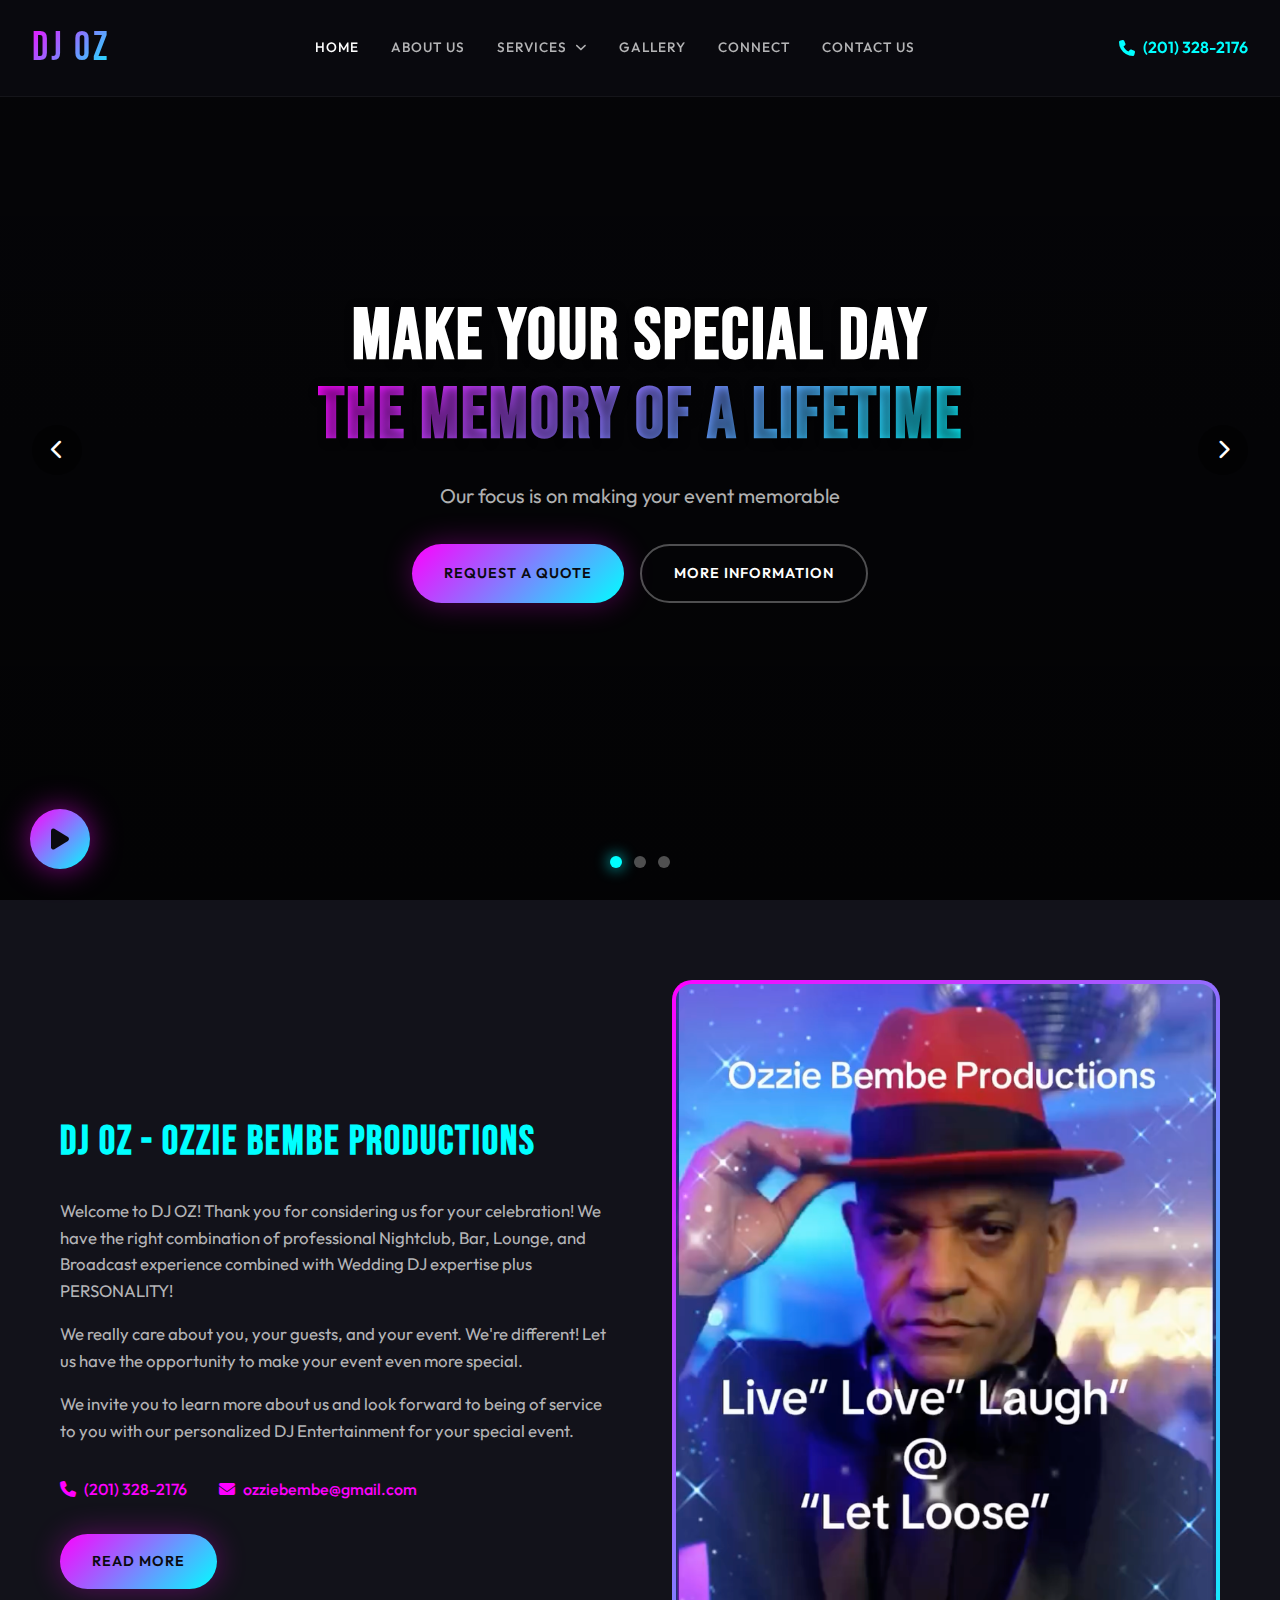
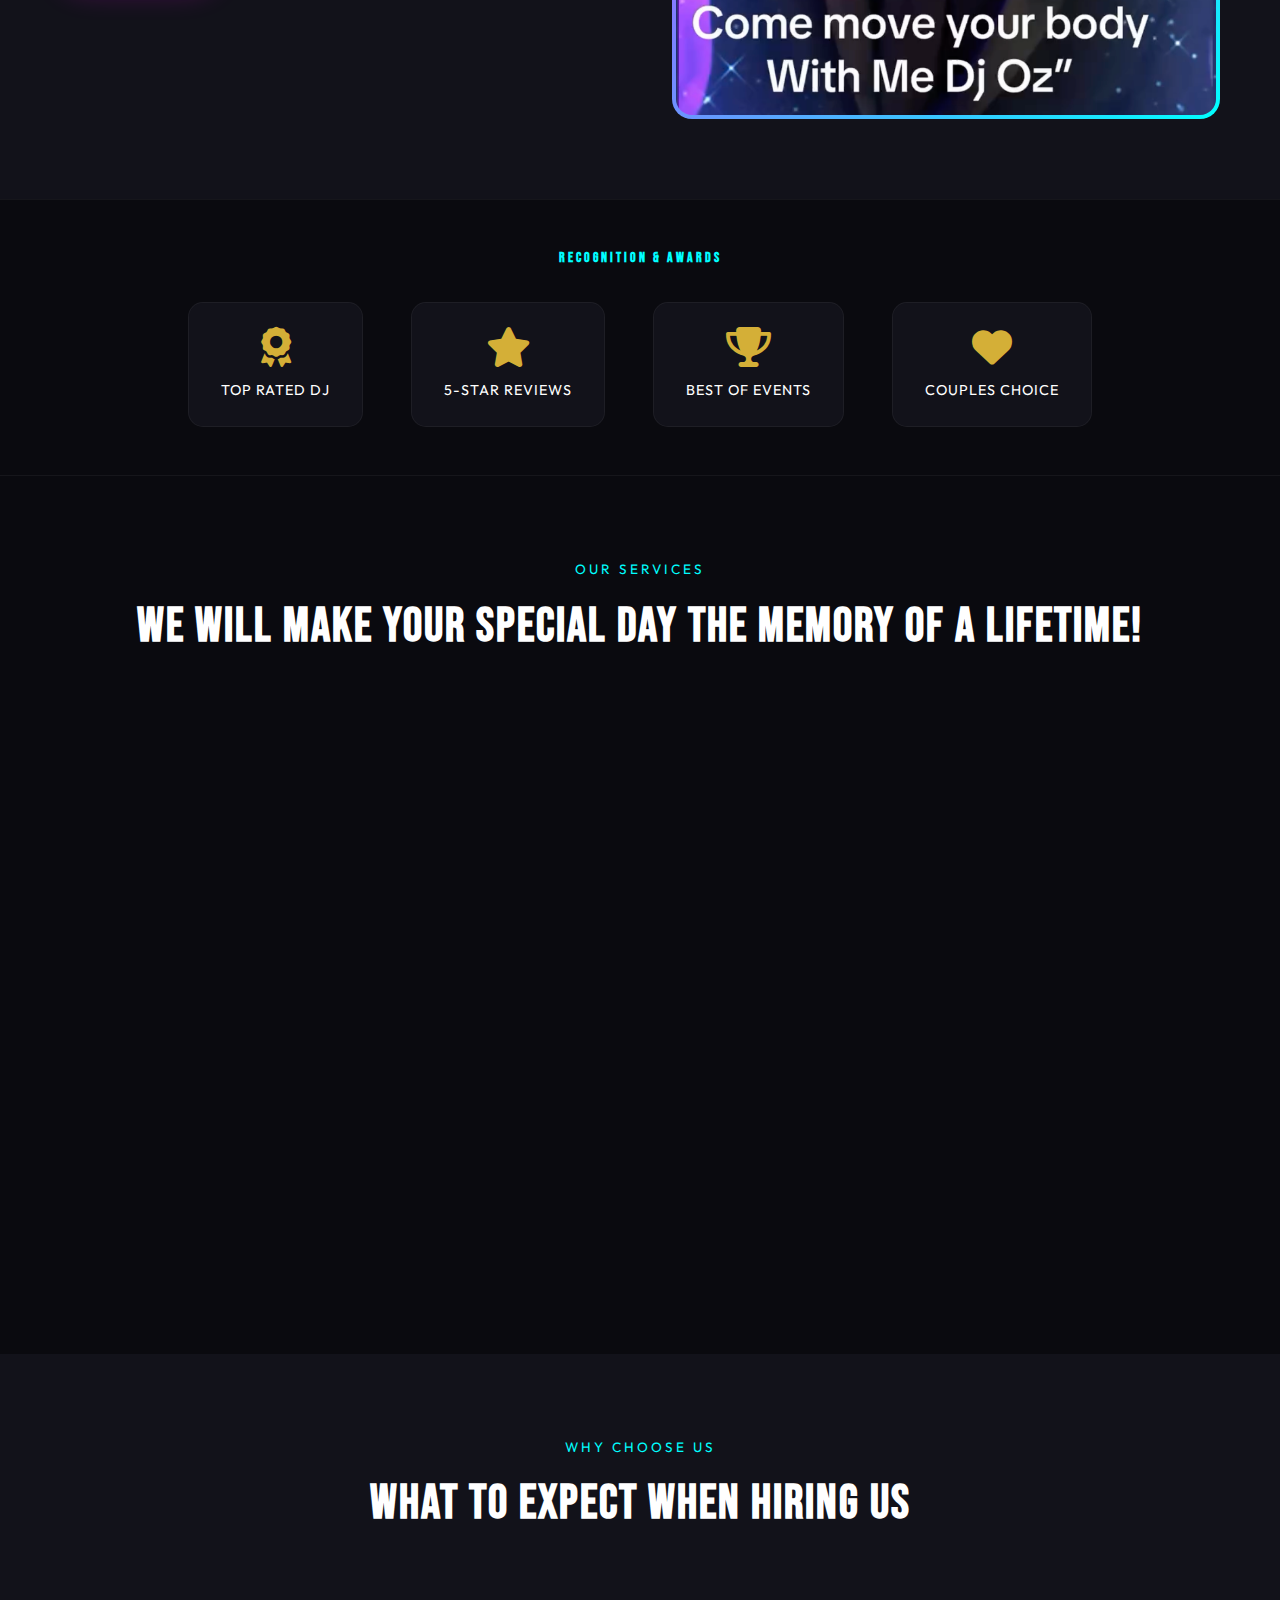
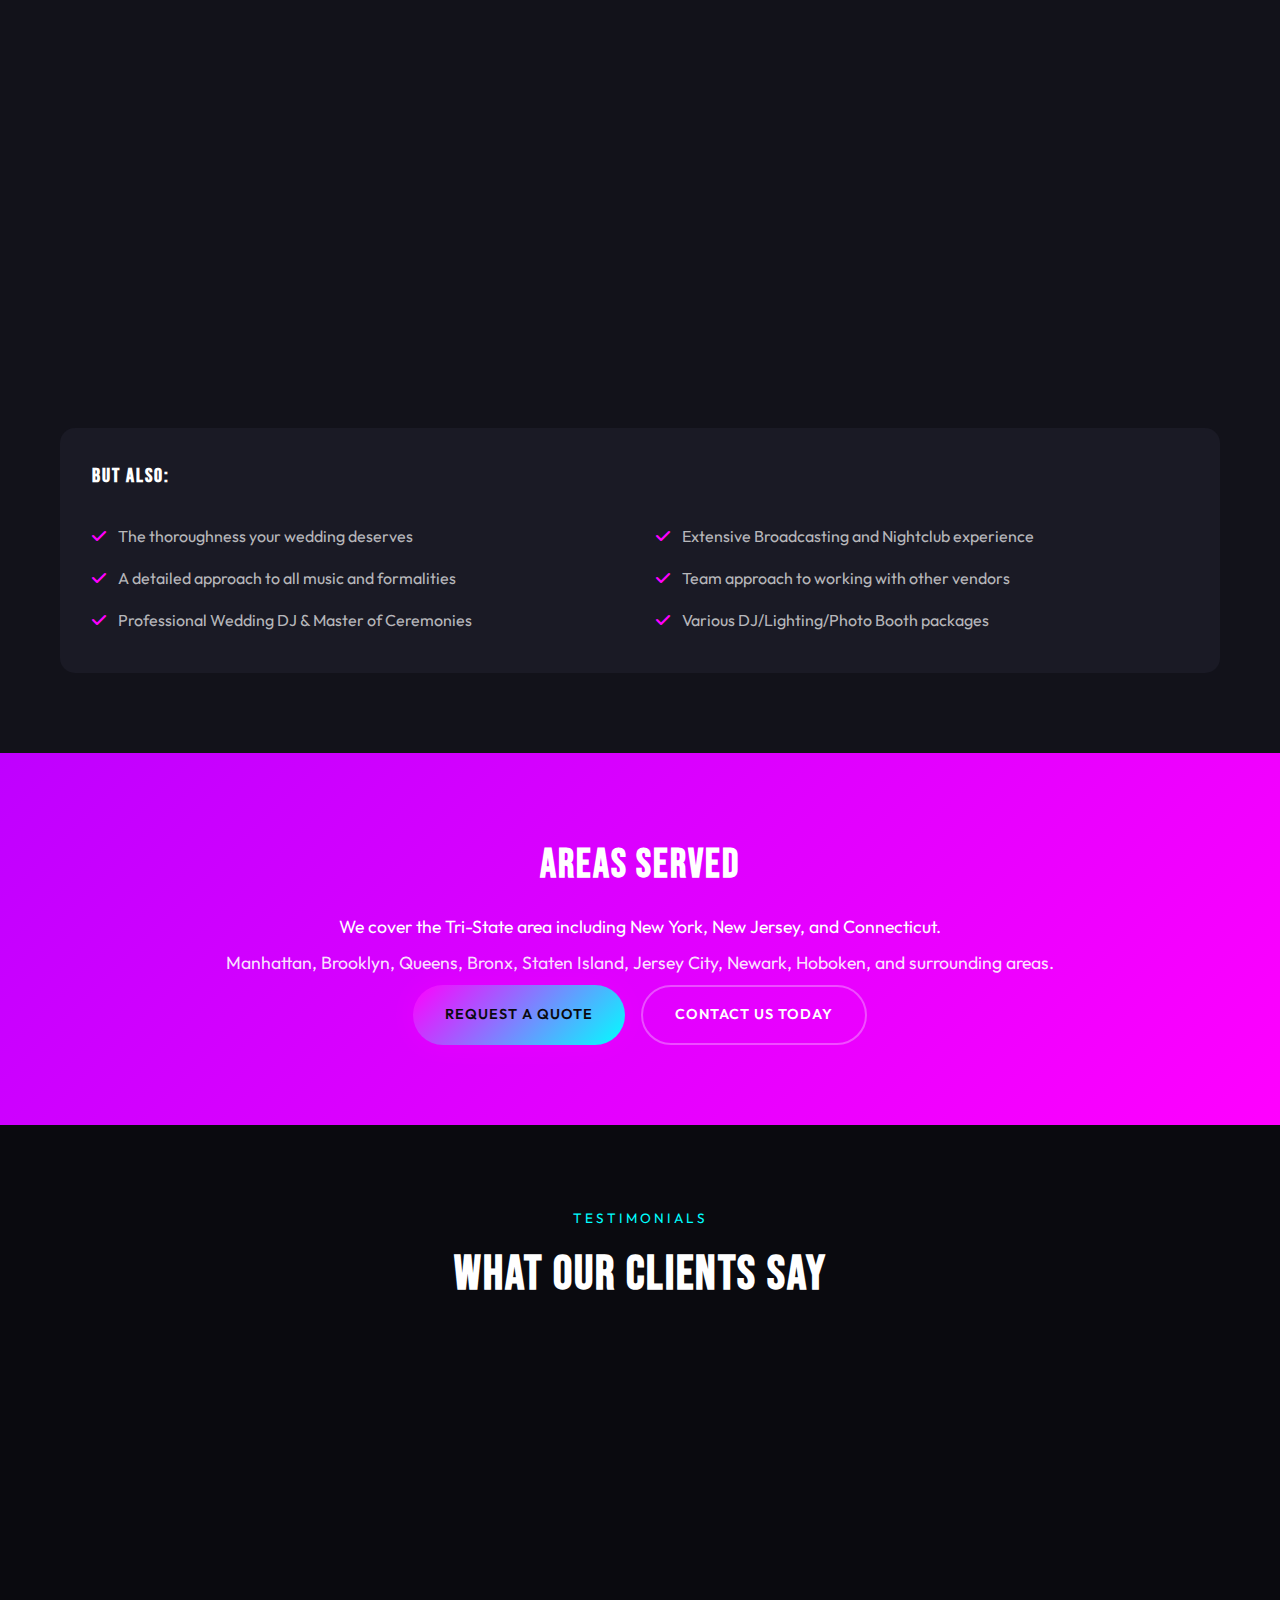
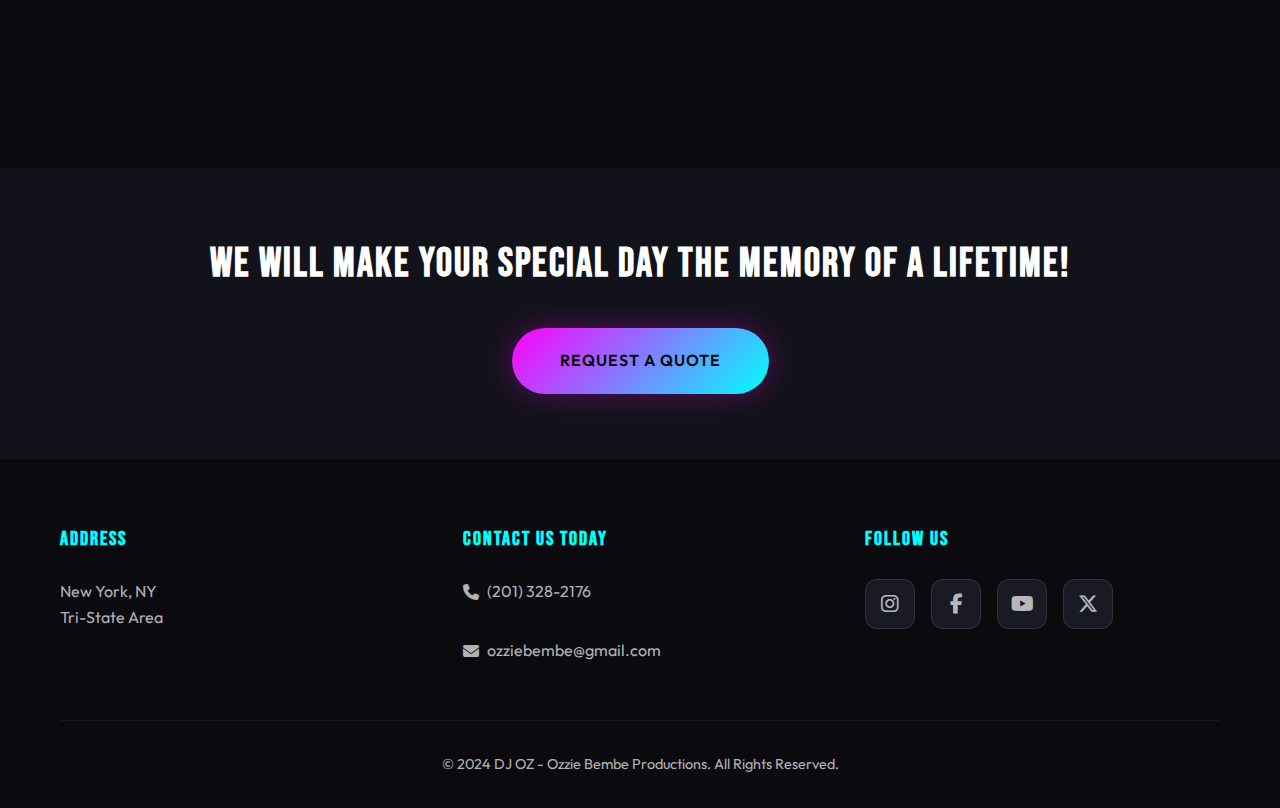
<file: index.html>
<!DOCTYPE html>
<html lang="en">
<head>
    <meta charset="UTF-8">
    <meta name="viewport" content="width=device-width, initial-scale=1.0">
    <title>DJ OZ | Ozzie Bembe Productions | Professional DJ &amp; Entertainment</title>
    <meta name="description" content="DJ OZ - Ozzie Bembe Productions. Professional DJ, MC, and entertainment services for weddings, events, and private parties.">
    <link rel="preconnect" href="https://fonts.googleapis.com">
    <link rel="preconnect" href="https://fonts.gstatic.com" crossorigin>
    <link href="https://fonts.googleapis.com/css2?family=Bebas+Neue&amp;family=Outfit:wght@300;400;500;600;700&amp;display=swap" rel="stylesheet">
    <link rel="stylesheet" href="https://cdnjs.cloudflare.com/ajax/libs/font-awesome/6.5.1/css/all.min.css">
    <link rel="stylesheet" href="css/style.css">
    <link rel="stylesheet" href="css/intro-video.css">
    <style>
        /* Music Player Styles */
        .music-player {
            position: fixed;
            bottom: 30px;
            left: 30px;
            z-index: 1000;
            display: flex;
            align-items: center;
            gap: 12px;
        }
        .music-player-btn {
            width: 60px;
            height: 60px;
            border-radius: 50%;
            background: linear-gradient(135deg, #ff00ff, #00ffff);
            border: none;
            cursor: pointer;
            display: flex;
            align-items: center;
            justify-content: center;
            box-shadow: 0 0 30px rgba(255, 0, 255, 0.5);
            transition: all 0.3s ease;
            animation: pulse-glow 2s ease-in-out infinite;
        }
        .music-player-btn:hover {
            transform: scale(1.1);
            box-shadow: 0 0 50px rgba(255, 0, 255, 0.7);
        }
        .music-player-btn i {
            font-size: 1.5rem;
            color: #0a0a0f;
        }
        .music-player-btn.playing {
            animation: none;
            background: linear-gradient(135deg, #00ffff, #ff00ff);
        }
        .music-player-info {
            background: rgba(10, 10, 15, 0.95);
            padding: 10px 16px;
            border-radius: 30px;
            border: 1px solid rgba(255, 255, 255, 0.1);
            opacity: 0;
            transform: translateX(-10px);
            transition: all 0.3s ease;
            pointer-events: none;
        }
        .music-player:hover .music-player-info,
        .music-player-btn.playing + .music-player-info {
            opacity: 1;
            transform: translateX(0);
        }
        .music-player-info .song-title {
            font-size: 0.85rem;
            font-weight: 600;
            color: #fff;
        }
        .music-player-info .song-artist {
            font-size: 0.75rem;
            color: rgba(255, 255, 255, 0.6);
        }
        @keyframes pulse-glow {
            0%, 100% { box-shadow: 0 0 30px rgba(255, 0, 255, 0.5); }
            50% { box-shadow: 0 0 50px rgba(0, 255, 255, 0.7); }
        }
        /* Hidden YouTube Player - Audio Only */
        #youtube-player-container {
            position: fixed;
            bottom: -9999px;
            left: -9999px;
            width: 1px;
            height: 1px;
            opacity: 0;
            pointer-events: none;
        }
        @media (max-width: 768px) {
            .music-player {
                bottom: 20px;
                left: 20px;
            }
            .music-player-btn {
                width: 50px;
                height: 50px;
            }
            .music-player-btn i {
                font-size: 1.25rem;
            }
            .music-player-info {
                display: none;
            }
        }
    </style>
</head>
<body>
    <!-- Music Player -->
    <div class="music-player">
        <button class="music-player-btn" id="musicPlayerBtn" title="Play Superman by Black Coffee">
            <i class="fas fa-play" id="musicIcon"></i>
        </button>
        <div class="music-player-info">
            <div class="song-title">Superman</div>
            <div class="song-artist">Black Coffee ft. Bucie</div>
        </div>
    </div>
    
    <!-- YouTube Player Container (Hidden - Audio Only) -->
    <div id="youtube-player-container">
        <div id="ytPlayer"></div>
    </div>

    <nav class="navbar" id="navbar">
        <a href="index.html" class="logo">DJ OZ</a>
        <ul class="nav-links" id="navLinks">
            <li><a href="index.html" class="active">Home</a></li>
            <li><a href="about.html">About Us</a></li>
            <li class="dropdown">
                <a href="services.html">Services <i class="fas fa-chevron-down"></i></a>
                <ul class="dropdown-menu">
                    <li><a href="services.html#weddings">Weddings</a></li>
                    <li><a href="services.html#events">Events</a></li>
                </ul>
            </li>
            <li><a href="gallery.html">Gallery</a></li>
            <li><a href="connect.html">Connect</a></li>
            <li><a href="contact.html">Contact Us</a></li>
        </ul>
        <a href="tel:+12013282176" class="nav-phone"><i class="fas fa-phone"></i> (201) 328-2176</a>
        <button class="mobile-menu-btn" id="mobileMenuBtn"><i class="fas fa-bars"></i></button>
    </nav>

    <section class="hero-slider">
        <div class="slide active" style="background-image: linear-gradient(rgba(0,0,0,0.5), rgba(0,0,0,0.7)), url('https://images.unsplash.com/photo-1470225620780-dba8ba36b745?q=80&w=2340&auto=format&fit=crop');">
            <div class="slide-content">
                <h1>MAKE YOUR SPECIAL DAY<br><span class="gradient">THE MEMORY OF A LIFETIME</span></h1>
                <p>Our focus is on making your event memorable</p>
                <div class="slide-buttons">
                    <a href="contact.html" class="btn btn-primary">Request A Quote</a>
                    <a href="#services" class="btn btn-outline">More Information</a>
                </div>
            </div>
        </div>
        <div class="slide" style="background-image: linear-gradient(rgba(0,0,0,0.5), rgba(0,0,0,0.7)), url('https://images.unsplash.com/photo-1429962714451-bb934ecdc4ec?w=1920');">
            <div class="slide-content">
                <h1>DJ, MC &amp; LIGHTING SERVICES<br><span class="gradient">FOR WEDDINGS &amp; EVENTS</span></h1>
                <p>We want to make you and your guests happy</p>
                <div class="slide-buttons">
                    <a href="contact.html" class="btn btn-primary">Request A Quote</a>
                    <a href="services.html" class="btn btn-outline">Our Services</a>
                </div>
            </div>
        </div>
        <div class="slide" style="background-image: linear-gradient(rgba(0,0,0,0.5), rgba(0,0,0,0.7)), url('https://images.unsplash.com/photo-1493225457124-a3eb161ffa5f?w=1920');">
            <div class="slide-content">
                <h1>YOU WILL HEAR ALL<br><span class="gradient">THE MUSIC YOU LOVE</span></h1>
                <p>We play the music of your choice and improvise as needed</p>
                <div class="slide-buttons">
                    <a href="contact.html" class="btn btn-primary">Request A Quote</a>
                    <a href="about.html" class="btn btn-outline">About DJ OZ</a>
                </div>
            </div>
        </div>
        <div class="slider-nav">
            <button class="slider-dot active" data-slide="0"></button>
            <button class="slider-dot" data-slide="1"></button>
            <button class="slider-dot" data-slide="2"></button>
        </div>
        <button class="slider-arrow prev"><i class="fas fa-chevron-left"></i></button>
        <button class="slider-arrow next"><i class="fas fa-chevron-right"></i></button>
    </section>

    <section class="intro">
        <div class="container">
            <div class="intro-grid">
                <div class="intro-content">
                    <h2>DJ OZ - Ozzie Bembe Productions</h2>
                    <p>Welcome to DJ OZ! Thank you for considering us for your celebration! We have the right combination of professional Nightclub, Bar, Lounge, and Broadcast experience combined with Wedding DJ expertise plus PERSONALITY!</p>
                    <p>We really care about you, your guests, and your event. We're different! Let us have the opportunity to make your event even more special.</p>
                    <p>We invite you to learn more about us and look forward to being of service to you with our personalized DJ Entertainment for your special event.</p>
                    <div class="intro-contact">
                        <a href="tel:+12013282176" class="contact-link"><i class="fas fa-phone"></i> (201) 328-2176</a>
                        <a href="mailto:ozziebembe@gmail.com" class="contact-link"><i class="fas fa-envelope"></i> ozziebembe@gmail.com</a>
                    </div>
                    <a href="about.html" class="btn btn-primary">Read More</a>
                </div>
                <div class="intro-image">
                    <div class="image-frame">
                        <img src="images/oz.png" alt="DJ OZ - Ozzie Bembe Productions" class="dj-photo">
                    </div>
                </div>
            </div>
        </div>
    </section>

    <section class="awards">
        <div class="container">
            <h3 class="section-label">Recognition &amp; Awards</h3>
            <div class="awards-grid">
                <div class="award-item"><i class="fas fa-award"></i><span>Top Rated DJ</span></div>
                <div class="award-item"><i class="fas fa-star"></i><span>5-Star Reviews</span></div>
                <div class="award-item"><i class="fas fa-trophy"></i><span>Best of Events</span></div>
                <div class="award-item"><i class="fas fa-heart"></i><span>Couples Choice</span></div>
            </div>
        </div>
    </section>

    <section class="services" id="services">
        <div class="container">
            <div class="section-header">
                <span class="section-label">Our Services</span>
                <h2>We Will Make Your Special Day the Memory of a Lifetime!</h2>
            </div>
            <div class="services-grid">
                <div class="service-card">
                    <div class="service-image" style="background-image: url('https://images.unsplash.com/photo-1519741497674-611481863552?w=600');"><div class="service-overlay"></div></div>
                    <div class="service-content">
                        <h3>WEDDINGS</h3>
                        <p>Celebrate your love with family and friends! We will be thorough when we plan your Wedding including a Timeline, Formalities Planner, and Music Playlist.</p>
                        <a href="services.html#weddings" class="btn btn-outline-dark">Read More</a>
                    </div>
                </div>
                <div class="service-card">
                    <div class="service-image" style="background-image: url('https://images.unsplash.com/photo-1533174072545-7a4b6ad7a6c3?w=600');"><div class="service-overlay"></div></div>
                    <div class="service-content">
                        <h3>EVENTS</h3>
                        <p>We offer DJ services for Private Events, Corporate Functions, School Parties, Birthday Parties, Quinceañeras, and more.</p>
                        <a href="services.html#events" class="btn btn-outline-dark">Read More</a>
                    </div>
                </div>
                <div class="service-card">
                    <div class="service-image" style="background-image: url('https://images.unsplash.com/photo-1504704911898-68304a7d2807?w=600');"><div class="service-overlay"></div></div>
                    <div class="service-content">
                        <h3>FUN OPTIONS</h3>
                        <p>Custom Monograms, Uplighting, Photo Booths, and more! Bilingual DJ &amp; MC available in English &amp; Spanish.</p>
                        <a href="services.html#extras" class="btn btn-outline-dark">Read More</a>
                    </div>
                </div>
            </div>
        </div>
    </section>

    <section class="why-choose">
        <div class="container">
            <div class="section-header">
                <span class="section-label">Why Choose Us</span>
                <h2>What To Expect When Hiring Us</h2>
            </div>
            <div class="features-grid">
                <div class="feature"><div class="feature-icon"><i class="fas fa-heart"></i></div><h4>Focus on Your Satisfaction</h4></div>
                <div class="feature"><div class="feature-icon"><i class="fas fa-users"></i></div><h4>Genuine Love for Clients</h4></div>
                <div class="feature"><div class="feature-icon"><i class="fas fa-list-check"></i></div><h4>Detail Oriented</h4></div>
                <div class="feature"><div class="feature-icon"><i class="fas fa-dollar-sign"></i></div><h4>Competitively Priced</h4></div>
                <div class="feature"><div class="feature-icon"><i class="fas fa-headphones"></i></div><h4>Experienced DJs</h4></div>
                <div class="feature"><div class="feature-icon"><i class="fas fa-star"></i></div><h4>Expertise &amp; Personality</h4></div>
                <div class="feature"><div class="feature-icon"><i class="fas fa-handshake"></i></div><h4>Event Leadership</h4></div>
                <div class="feature"><div class="feature-icon"><i class="fas fa-graduation-cap"></i></div><h4>Professional Experience</h4></div>
            </div>
            <div class="also-features">
                <h4>But Also:</h4>
                <div class="also-grid">
                    <ul>
                        <li><i class="fas fa-check"></i> The thoroughness your wedding deserves</li>
                        <li><i class="fas fa-check"></i> A detailed approach to all music and formalities</li>
                        <li><i class="fas fa-check"></i> Professional Wedding DJ &amp; Master of Ceremonies</li>
                    </ul>
                    <ul>
                        <li><i class="fas fa-check"></i> Extensive Broadcasting and Nightclub experience</li>
                        <li><i class="fas fa-check"></i> Team approach to working with other vendors</li>
                        <li><i class="fas fa-check"></i> Various DJ/Lighting/Photo Booth packages</li>
                    </ul>
                </div>
            </div>
        </div>
    </section>

    <section class="areas-served">
        <div class="container">
            <div class="areas-content">
                <h3>Areas Served</h3>
                <p>We cover the Tri-State area including New York, New Jersey, and Connecticut.</p>
                <p class="areas-list">Manhattan, Brooklyn, Queens, Bronx, Staten Island, Jersey City, Newark, Hoboken, and surrounding areas.</p>
                <div class="areas-buttons">
                    <a href="contact.html" class="btn btn-primary">Request A Quote</a>
                    <a href="contact.html" class="btn btn-outline">Contact Us Today</a>
                </div>
            </div>
        </div>
    </section>

    <section class="testimonials">
        <div class="container">
            <div class="section-header">
                <span class="section-label">Testimonials</span>
                <h2>What Our Clients Say</h2>
            </div>
            <div class="testimonials-slider">
                <div class="testimonial-card">
                    <div class="testimonial-rating"><i class="fas fa-star"></i><i class="fas fa-star"></i><i class="fas fa-star"></i><i class="fas fa-star"></i><i class="fas fa-star"></i></div>
                    <p class="testimonial-text">"DJ OZ was absolutely amazing! He kept the dance floor packed all night and read the crowd perfectly. Our wedding reception was everything we dreamed of!"</p>
                    <div class="testimonial-author"><div class="author-avatar">M</div><div class="author-info"><h5>Maria &amp; Carlos</h5><span>Wedding - June 2024</span></div></div>
                </div>
                <div class="testimonial-card">
                    <div class="testimonial-rating"><i class="fas fa-star"></i><i class="fas fa-star"></i><i class="fas fa-star"></i><i class="fas fa-star"></i><i class="fas fa-star"></i></div>
                    <p class="testimonial-text">"Professional, fun, and incredibly talented! DJ OZ made our corporate event a huge success. Everyone is still talking about how great the music was!"</p>
                    <div class="testimonial-author"><div class="author-avatar">J</div><div class="author-info"><h5>James Wilson</h5><span>Corporate Event - May 2024</span></div></div>
                </div>
                <div class="testimonial-card">
                    <div class="testimonial-rating"><i class="fas fa-star"></i><i class="fas fa-star"></i><i class="fas fa-star"></i><i class="fas fa-star"></i><i class="fas fa-star"></i></div>
                    <p class="testimonial-text">"From the first meeting to the last song, DJ OZ was fantastic! He was so organized with the timeline and made sure every detail was perfect."</p>
                    <div class="testimonial-author"><div class="author-avatar">S</div><div class="author-info"><h5>Sarah &amp; Michael</h5><span>Wedding - April 2024</span></div></div>
                </div>
            </div>
        </div>
    </section>

    <section class="cta">
        <div class="container">
            <h2>We Will Make Your Special Day the Memory of a Lifetime!</h2>
            <a href="contact.html" class="btn btn-primary btn-large">Request A Quote</a>
        </div>
    </section>

    <footer class="footer">
        <div class="container">
            <div class="footer-grid">
                <div class="footer-info"><h4>Address</h4><p>New York, NY<br>Tri-State Area</p></div>
                <div class="footer-contact"><h4>Contact Us Today</h4><p><a href="tel:+12013282176"><i class="fas fa-phone"></i> (201) 328-2176</a><br><a href="mailto:ozziebembe@gmail.com"><i class="fas fa-envelope"></i> ozziebembe@gmail.com</a></p></div>
                <div class="footer-social"><h4>Follow Us</h4><div class="social-links"><a href="https://www.instagram.com/ozziebembeproductions_/" target="_blank" class="social-link"><i class="fab fa-instagram"></i></a><a href="https://www.facebook.com/ozzie.manresa" target="_blank" class="social-link"><i class="fab fa-facebook-f"></i></a><a href="https://www.youtube.com/@ozziem464" target="_blank" class="social-link"><i class="fab fa-youtube"></i></a><a href="https://x.com/ManresaOzzie" target="_blank" class="social-link"><i class="fab fa-x-twitter"></i></a></div></div>
            </div>
            <div class="footer-bottom"><p>&copy; 2024 DJ OZ - Ozzie Bembe Productions. All Rights Reserved.</p></div>
        </div>
    </footer>
    <script src="js/main.js"></script>
    <script src="js/intro-video.js"></script>
    
    <!-- YouTube IFrame API - Audio Only -->
    <script>
        // Load YouTube IFrame API
        var tag = document.createElement('script');
        tag.src = "https://www.youtube.com/iframe_api";
        var firstScriptTag = document.getElementsByTagName('script')[0];
        firstScriptTag.parentNode.insertBefore(tag, firstScriptTag);

        var player;
        var isPlaying = false;
        var playerReady = false;
        
        // YouTube video ID from: https://youtu.be/w6-tR3PKCHA
        var videoId = 'w6-tR3PKCHA';

        function onYouTubeIframeAPIReady() {
            player = new YT.Player('ytPlayer', {
                height: '1',
                width: '1',
                videoId: videoId,
                playerVars: {
                    'autoplay': 0,
                    'controls': 0,
                    'loop': 1,
                    'playlist': videoId,
                    'modestbranding': 1,
                    'rel': 0
                },
                events: {
                    'onReady': onPlayerReady,
                    'onStateChange': onPlayerStateChange
                }
            });
        }

        function onPlayerReady(event) {
            playerReady = true;
        }

        function onPlayerStateChange(event) {
            var musicBtn = document.getElementById('musicPlayerBtn');
            var musicIcon = document.getElementById('musicIcon');
            
            if (event.data === YT.PlayerState.PLAYING) {
                musicIcon.classList.remove('fa-play');
                musicIcon.classList.add('fa-pause');
                musicBtn.classList.add('playing');
                isPlaying = true;
            } else if (event.data === YT.PlayerState.PAUSED || event.data === YT.PlayerState.ENDED) {
                musicIcon.classList.remove('fa-pause');
                musicIcon.classList.add('fa-play');
                musicBtn.classList.remove('playing');
                isPlaying = false;
            }
        }

        // Button click handler - Audio Only (no video shown)
        document.getElementById('musicPlayerBtn').addEventListener('click', function() {
            if (!playerReady) {
                console.log('Player not ready yet');
                return;
            }
            
            if (!isPlaying) {
                player.playVideo();
            } else {
                player.pauseVideo();
            }
        });
    </script>
</body>
</html>
</file>
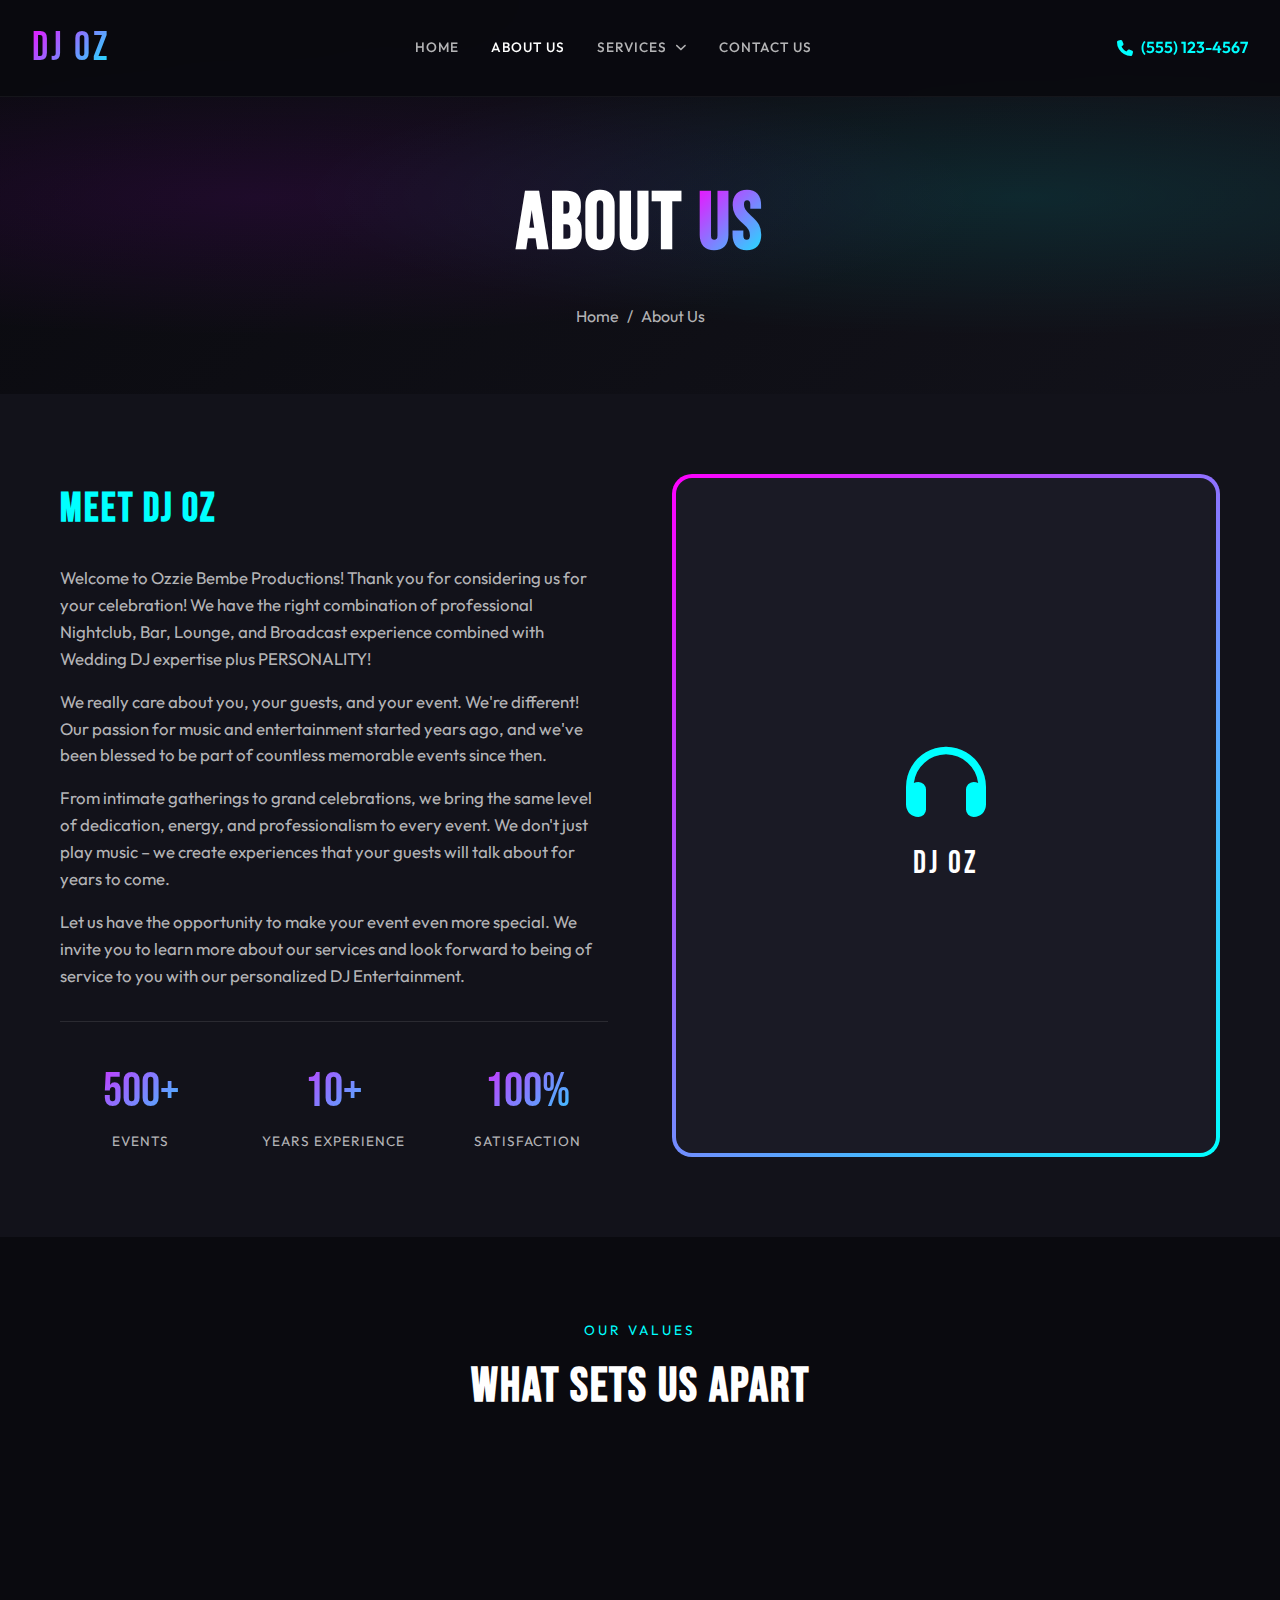
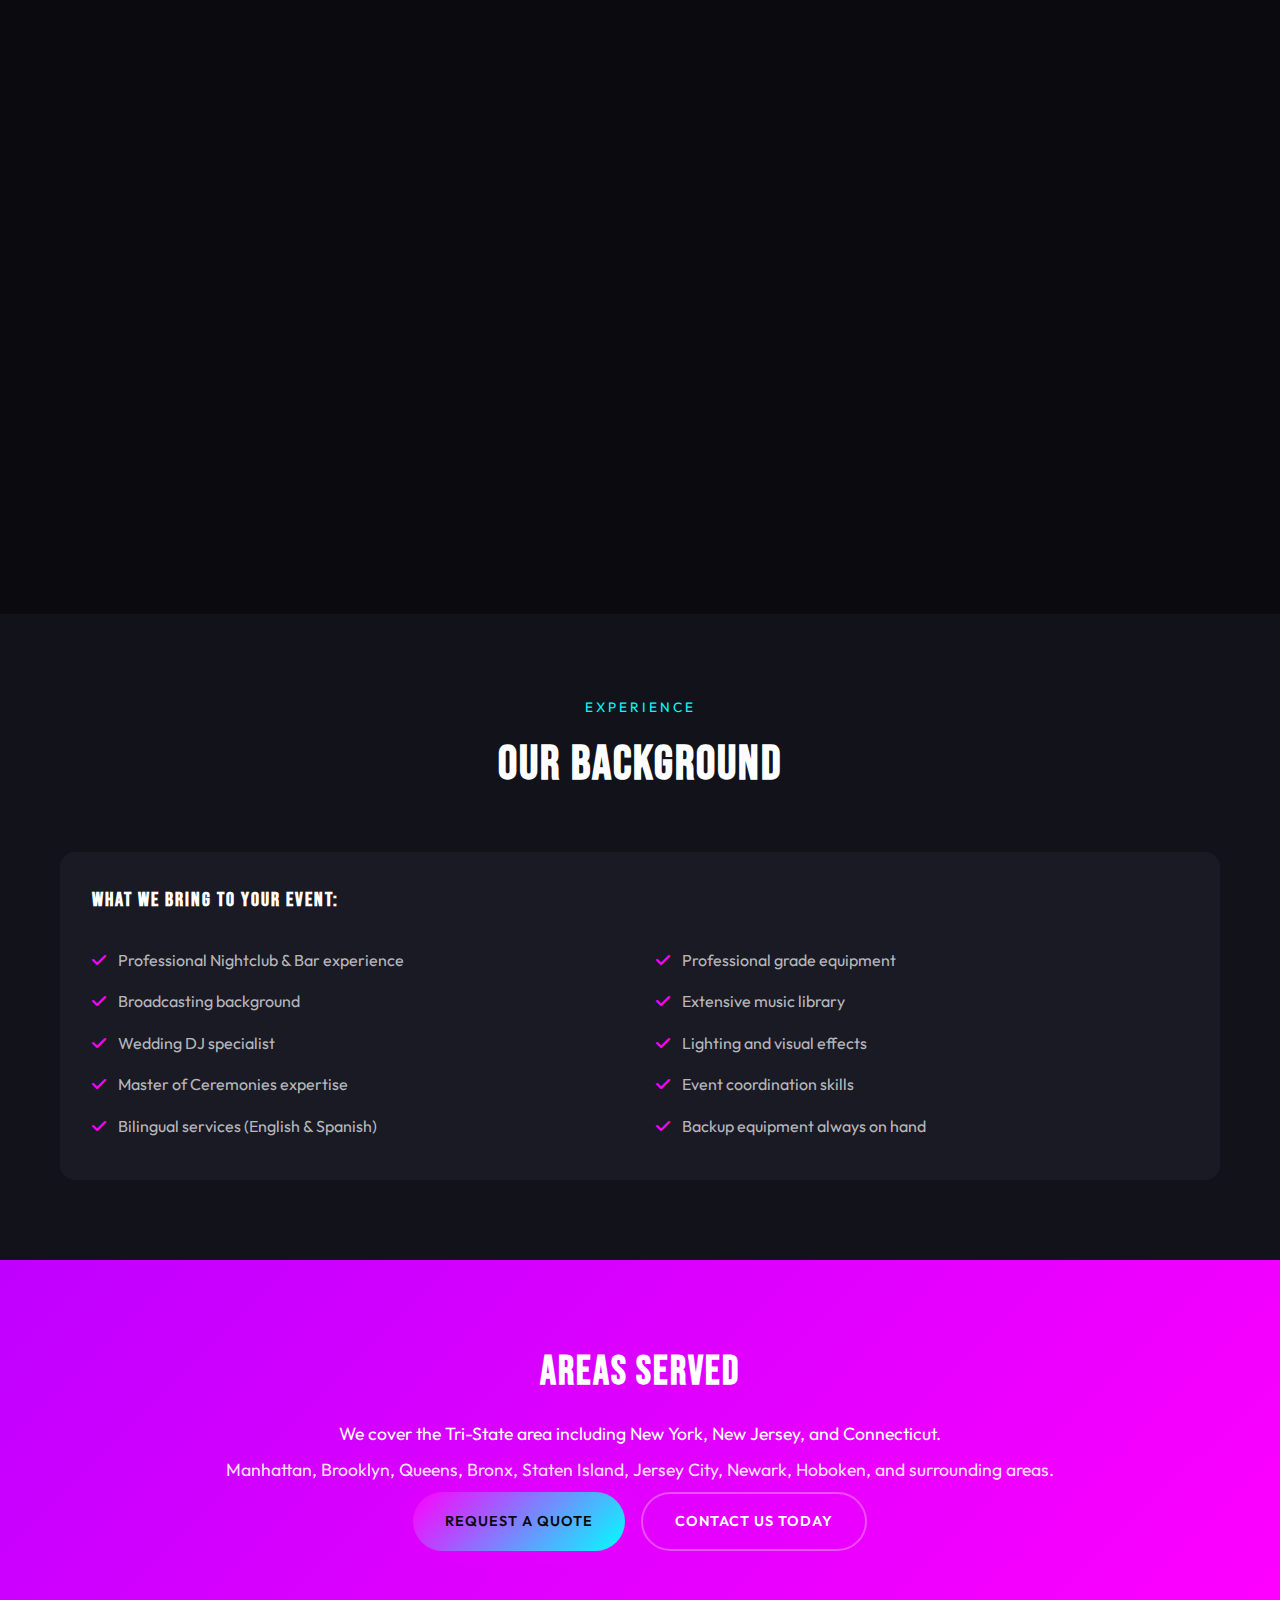
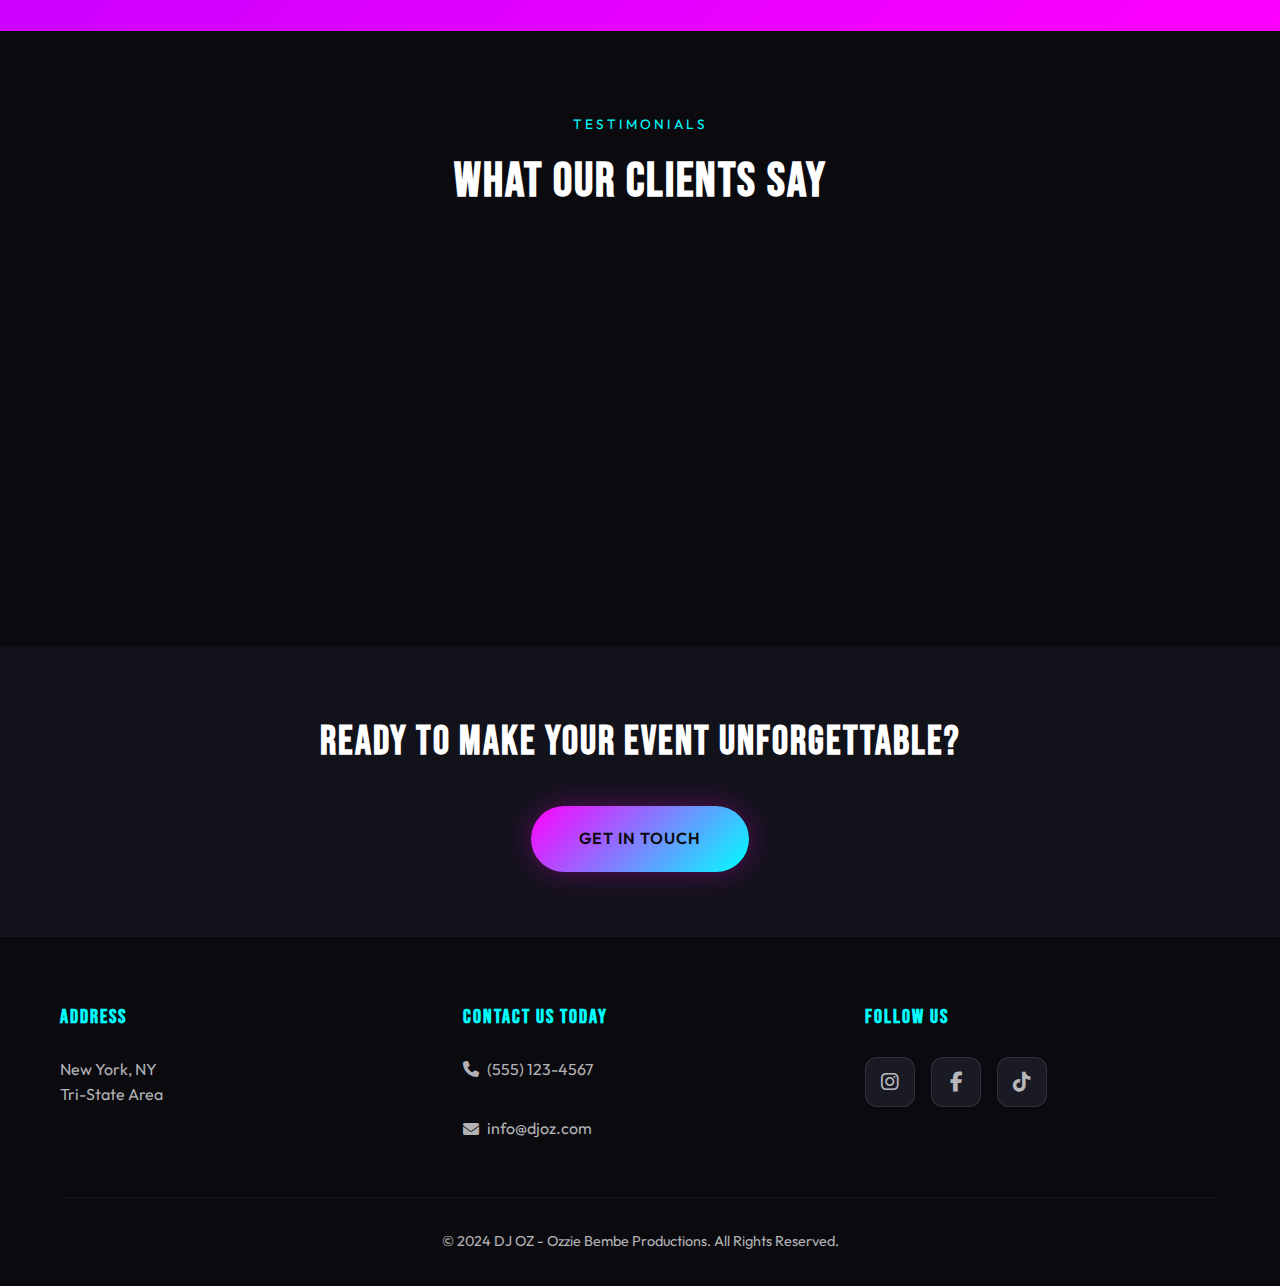
<file: about.html>
<!DOCTYPE html>
<html lang="en">
<head>
    <meta charset="UTF-8">
    <meta name="viewport" content="width=device-width, initial-scale=1.0">
    <title>About Us | DJ OZ - Ozzie Bembe Productions</title>
    <meta name="description" content="Learn more about DJ OZ and Ozzie Bembe Productions. Professional DJ services with years of experience.">
    <link rel="preconnect" href="https://fonts.googleapis.com">
    <link rel="preconnect" href="https://fonts.gstatic.com" crossorigin>
    <link href="https://fonts.googleapis.com/css2?family=Bebas+Neue&amp;family=Outfit:wght@300;400;500;600;700&amp;display=swap" rel="stylesheet">
    <link rel="stylesheet" href="https://cdnjs.cloudflare.com/ajax/libs/font-awesome/6.5.1/css/all.min.css">
    <link rel="stylesheet" href="css/style.css">
</head>
<body>
    <nav class="navbar" id="navbar">
        <a href="index.html" class="logo">DJ OZ</a>
        <ul class="nav-links" id="navLinks">
            <li><a href="index.html">Home</a></li>
            <li><a href="about.html" class="active">About Us</a></li>
            <li class="dropdown"><a href="services.html">Services <i class="fas fa-chevron-down"></i></a><ul class="dropdown-menu"><li><a href="services.html#weddings">Weddings</a></li><li><a href="services.html#events">Events</a></li></ul></li>
            <li><a href="contact.html">Contact Us</a></li>
        </ul>
        <a href="tel:+15551234567" class="nav-phone"><i class="fas fa-phone"></i> (555) 123-4567</a>
        <button class="mobile-menu-btn" id="mobileMenuBtn"><i class="fas fa-bars"></i></button>
    </nav>

    <section class="page-header"><h1>ABOUT <span class="gradient">US</span></h1><div class="breadcrumb"><a href="index.html">Home</a><span>/</span><span>About Us</span></div></section>

    <section class="about-content-section">
        <div class="container">
            <div class="about-grid">
                <div class="about-text">
                    <h2>Meet DJ OZ</h2>
                    <p>Welcome to Ozzie Bembe Productions! Thank you for considering us for your celebration! We have the right combination of professional Nightclub, Bar, Lounge, and Broadcast experience combined with Wedding DJ expertise plus PERSONALITY!</p>
                    <p>We really care about you, your guests, and your event. We're different! Our passion for music and entertainment started years ago, and we've been blessed to be part of countless memorable events since then.</p>
                    <p>From intimate gatherings to grand celebrations, we bring the same level of dedication, energy, and professionalism to every event. We don't just play music – we create experiences that your guests will talk about for years to come.</p>
                    <p>Let us have the opportunity to make your event even more special. We invite you to learn more about our services and look forward to being of service to you with our personalized DJ Entertainment.</p>
                    <div class="about-stats">
                        <div class="stat"><div class="stat-number">500+</div><div class="stat-label">Events</div></div>
                        <div class="stat"><div class="stat-number">10+</div><div class="stat-label">Years Experience</div></div>
                        <div class="stat"><div class="stat-number">100%</div><div class="stat-label">Satisfaction</div></div>
                    </div>
                </div>
                <div class="intro-image"><div class="image-frame"><div class="dj-placeholder"><i class="fas fa-headphones"></i><span>DJ OZ</span></div></div></div>
            </div>
        </div>
    </section>

    <section class="values-section">
        <div class="container">
            <div class="section-header"><span class="section-label">Our Values</span><h2>What Sets Us Apart</h2></div>
            <div class="values-grid">
                <div class="value-card"><div class="value-icon"><i class="fas fa-heart"></i></div><h3>Passion</h3><p>Music is our life. We bring genuine passion and energy to every event, ensuring your celebration is filled with the perfect soundtrack.</p></div>
                <div class="value-card"><div class="value-icon"><i class="fas fa-handshake"></i></div><h3>Professionalism</h3><p>From the first consultation to the last song, we maintain the highest standards of professionalism and reliability.</p></div>
                <div class="value-card"><div class="value-icon"><i class="fas fa-users"></i></div><h3>Client-Focused</h3><p>Your vision is our priority. We work closely with you to understand your preferences and create the perfect atmosphere.</p></div>
                <div class="value-card"><div class="value-icon"><i class="fas fa-music"></i></div><h3>Versatility</h3><p>Whether it's Top 40, Latin, Hip-Hop, R&amp;B, or any other genre, we have the expertise to keep all your guests entertained.</p></div>
                <div class="value-card"><div class="value-icon"><i class="fas fa-clipboard-check"></i></div><h3>Attention to Detail</h3><p>We meticulously plan every aspect of your event's entertainment, from the timeline to the music selection.</p></div>
                <div class="value-card"><div class="value-icon"><i class="fas fa-comments"></i></div><h3>Communication</h3><p>We believe in open, clear communication throughout the planning process to ensure your event exceeds expectations.</p></div>
            </div>
        </div>
    </section>

    <section class="why-choose">
        <div class="container">
            <div class="section-header"><span class="section-label">Experience</span><h2>Our Background</h2></div>
            <div class="also-features">
                <h4>What We Bring To Your Event:</h4>
                <div class="also-grid">
                    <ul>
                        <li><i class="fas fa-check"></i> Professional Nightclub &amp; Bar experience</li>
                        <li><i class="fas fa-check"></i> Broadcasting background</li>
                        <li><i class="fas fa-check"></i> Wedding DJ specialist</li>
                        <li><i class="fas fa-check"></i> Master of Ceremonies expertise</li>
                        <li><i class="fas fa-check"></i> Bilingual services (English &amp; Spanish)</li>
                    </ul>
                    <ul>
                        <li><i class="fas fa-check"></i> Professional grade equipment</li>
                        <li><i class="fas fa-check"></i> Extensive music library</li>
                        <li><i class="fas fa-check"></i> Lighting and visual effects</li>
                        <li><i class="fas fa-check"></i> Event coordination skills</li>
                        <li><i class="fas fa-check"></i> Backup equipment always on hand</li>
                    </ul>
                </div>
            </div>
        </div>
    </section>

    <section class="areas-served">
        <div class="container">
            <div class="areas-content">
                <h3>Areas Served</h3>
                <p>We cover the Tri-State area including New York, New Jersey, and Connecticut.</p>
                <p class="areas-list">Manhattan, Brooklyn, Queens, Bronx, Staten Island, Jersey City, Newark, Hoboken, and surrounding areas.</p>
                <div class="areas-buttons">
                    <a href="contact.html" class="btn btn-primary">Request A Quote</a>
                    <a href="contact.html" class="btn btn-outline">Contact Us Today</a>
                </div>
            </div>
        </div>
    </section>

    <section class="testimonials">
        <div class="container">
            <div class="section-header"><span class="section-label">Testimonials</span><h2>What Our Clients Say</h2></div>
            <div class="testimonials-slider">
                <div class="testimonial-card">
                    <div class="testimonial-rating"><i class="fas fa-star"></i><i class="fas fa-star"></i><i class="fas fa-star"></i><i class="fas fa-star"></i><i class="fas fa-star"></i></div>
                    <p class="testimonial-text">"DJ OZ was the best decision we made for our wedding! He was professional, responsive, and knew exactly how to get everyone on the dance floor."</p>
                    <div class="testimonial-author"><div class="author-avatar">A</div><div class="author-info"><h5>Amanda &amp; David</h5><span>Wedding - August 2024</span></div></div>
                </div>
                <div class="testimonial-card">
                    <div class="testimonial-rating"><i class="fas fa-star"></i><i class="fas fa-star"></i><i class="fas fa-star"></i><i class="fas fa-star"></i><i class="fas fa-star"></i></div>
                    <p class="testimonial-text">"We hired DJ OZ for my daughter's quinceañera and it was incredible! He played the perfect mix of music that had everyone dancing."</p>
                    <div class="testimonial-author"><div class="author-avatar">R</div><div class="author-info"><h5>Rosa Martinez</h5><span>Quinceañera - July 2024</span></div></div>
                </div>
                <div class="testimonial-card">
                    <div class="testimonial-rating"><i class="fas fa-star"></i><i class="fas fa-star"></i><i class="fas fa-star"></i><i class="fas fa-star"></i><i class="fas fa-star"></i></div>
                    <p class="testimonial-text">"DJ OZ brought the energy! Our company party was a huge hit thanks to him. He read the room perfectly and kept the vibe going all night."</p>
                    <div class="testimonial-author"><div class="author-avatar">K</div><div class="author-info"><h5>Kevin Thompson</h5><span>Corporate Party - June 2024</span></div></div>
                </div>
            </div>
        </div>
    </section>

    <section class="cta"><div class="container"><h2>Ready to Make Your Event Unforgettable?</h2><a href="contact.html" class="btn btn-primary btn-large">Get In Touch</a></div></section>

    <footer class="footer">
        <div class="container">
            <div class="footer-grid">
                <div class="footer-info"><h4>Address</h4><p>New York, NY<br>Tri-State Area</p></div>
                <div class="footer-contact"><h4>Contact Us Today</h4><p><a href="tel:+15551234567"><i class="fas fa-phone"></i> (555) 123-4567</a><br><a href="mailto:info@djoz.com"><i class="fas fa-envelope"></i> info@djoz.com</a></p></div>
                <div class="footer-social"><h4>Follow Us</h4><div class="social-links"><a href="https://www.instagram.com/ozziebembeproductions_/" target="_blank" class="social-link"><i class="fab fa-instagram"></i></a><a href="#" class="social-link"><i class="fab fa-facebook-f"></i></a><a href="#" class="social-link"><i class="fab fa-tiktok"></i></a></div></div>
            </div>
            <div class="footer-bottom"><p>&copy; 2024 DJ OZ - Ozzie Bembe Productions. All Rights Reserved.</p></div>
        </div>
    </footer>
    <script src="js/main.js"></script>
</body>
</html>
</file>
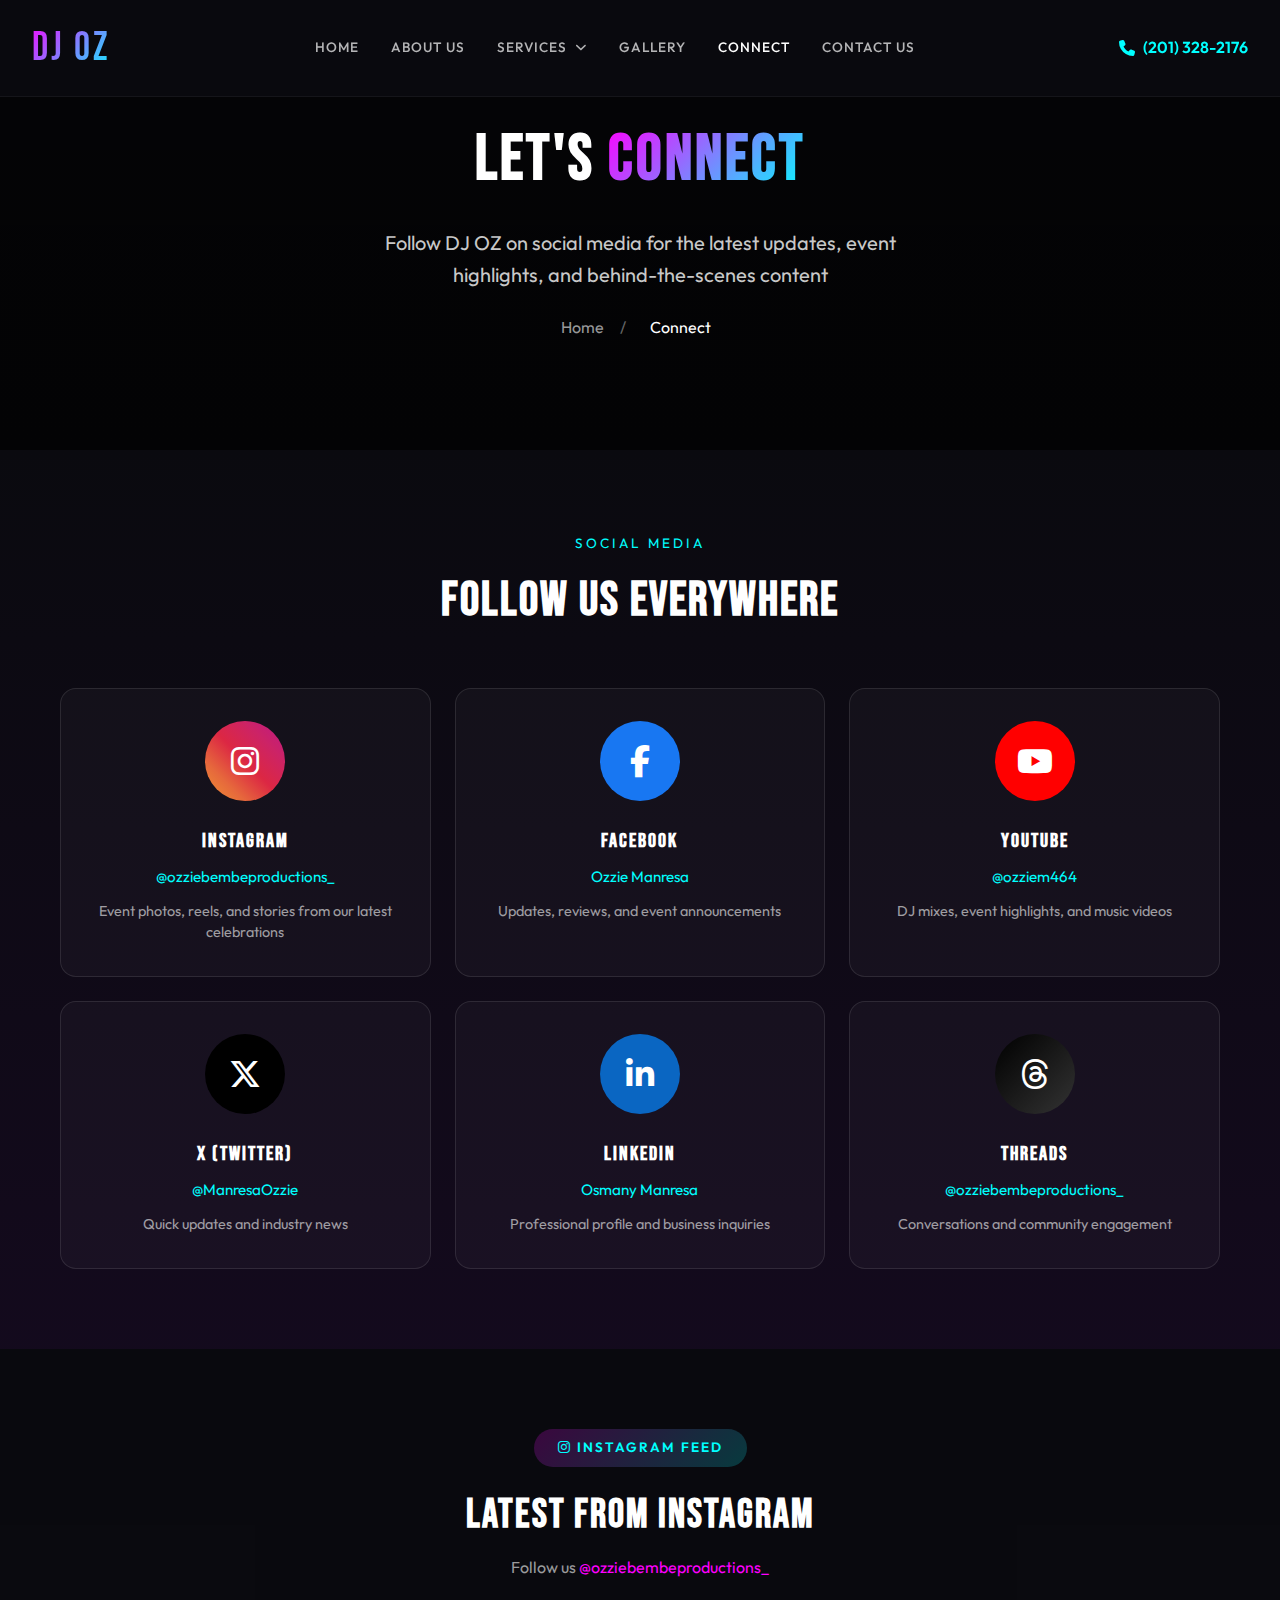
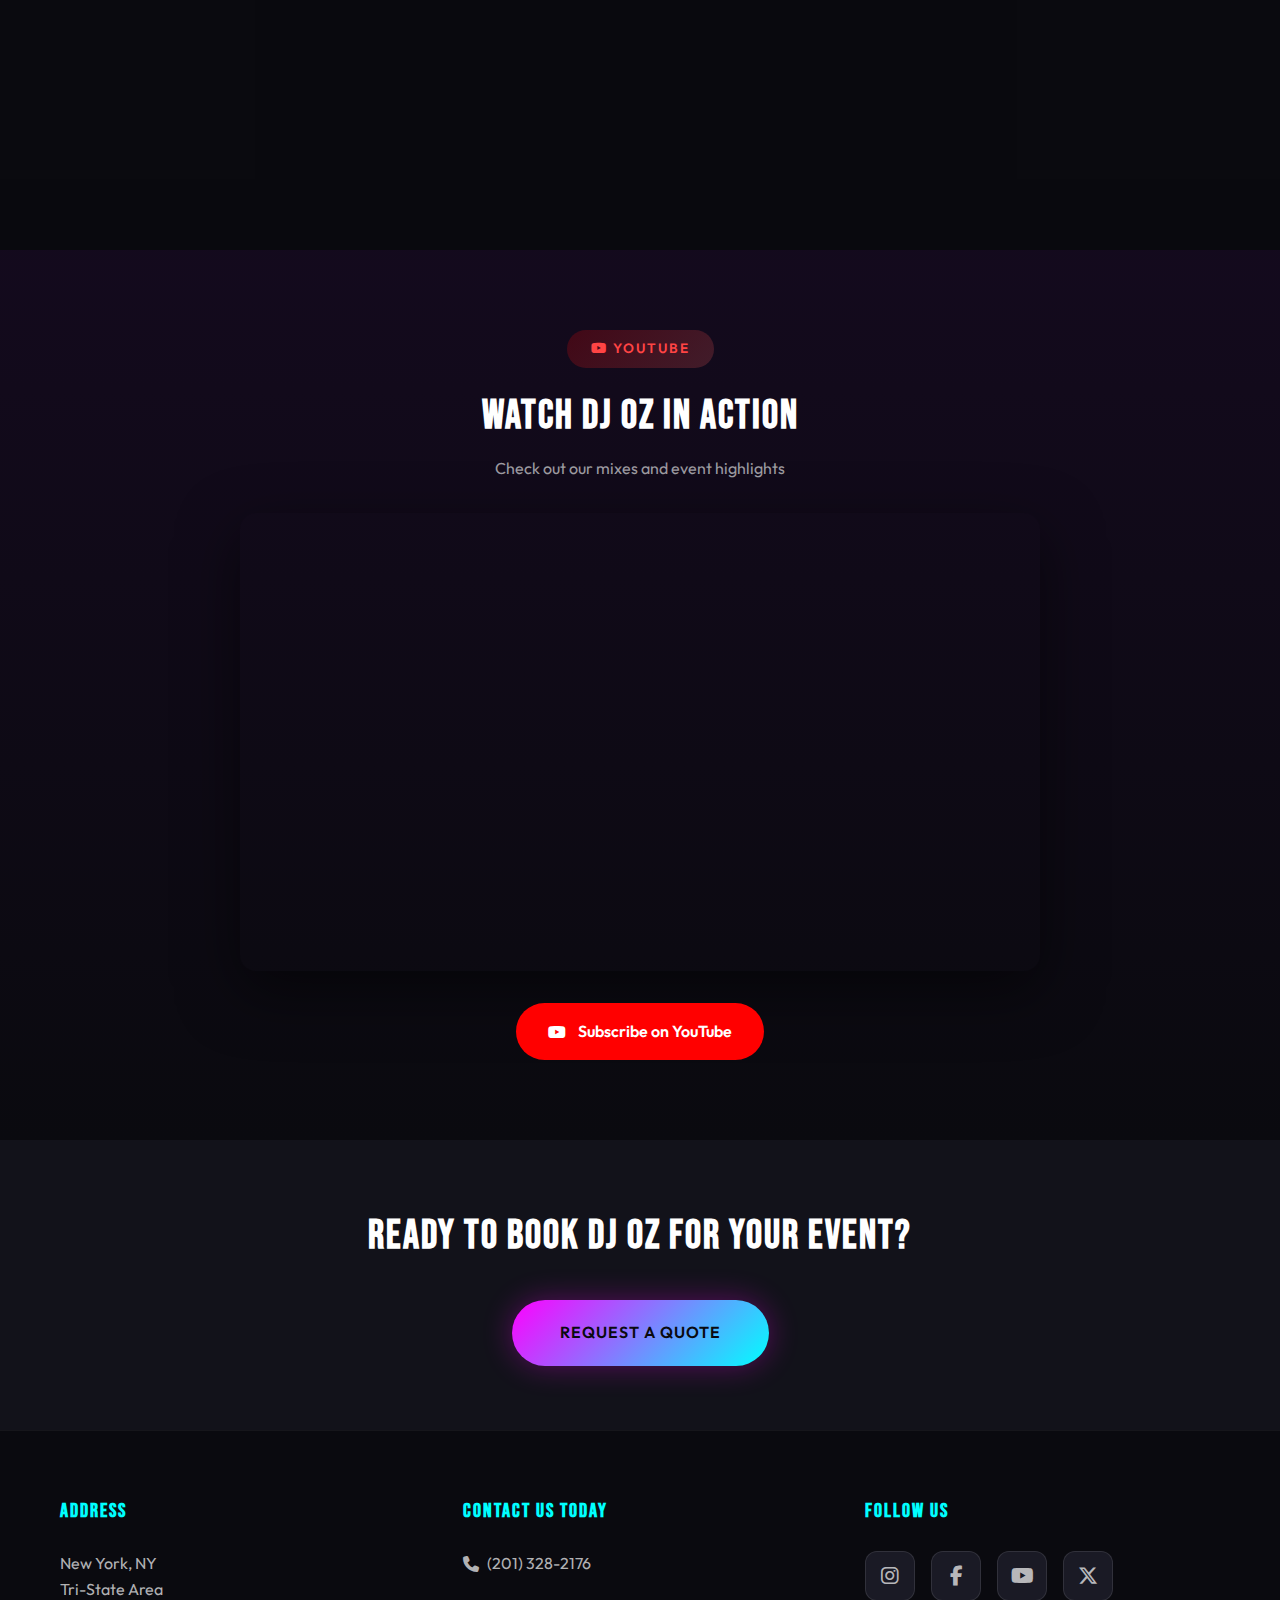
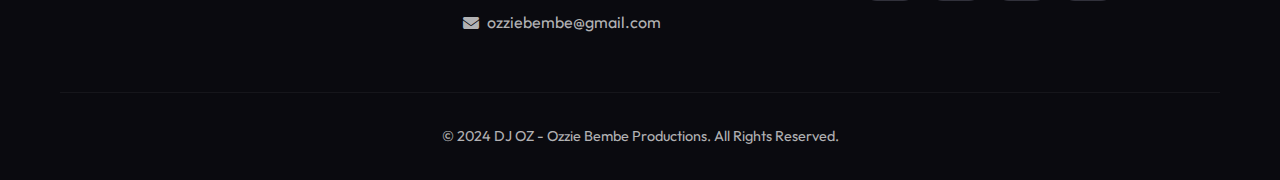
<file: connect.html>
<!DOCTYPE html>
<html lang="en">
<head>
    <meta charset="UTF-8">
    <meta name="viewport" content="width=device-width, initial-scale=1.0">
    <title>Connect With Us | DJ OZ - Ozzie Bembe Productions</title>
    <meta name="description" content="Follow DJ OZ on social media. Connect with Ozzie Bembe Productions on Instagram, Facebook, YouTube, and more.">
    <link rel="preconnect" href="https://fonts.googleapis.com">
    <link rel="preconnect" href="https://fonts.gstatic.com" crossorigin>
    <link href="https://fonts.googleapis.com/css2?family=Bebas+Neue&family=Outfit:wght@300;400;500;600;700&display=swap" rel="stylesheet">
    <link rel="stylesheet" href="https://cdnjs.cloudflare.com/ajax/libs/font-awesome/6.5.1/css/all.min.css">
    <link rel="stylesheet" href="css/style.css">
    <link rel="stylesheet" href="css/intro-video.css">
    <style>
        .connect-hero {
            position: relative;
            height: 50vh;
            min-height: 350px;
            display: flex;
            align-items: center;
            justify-content: center;
            background-image: linear-gradient(rgba(0,0,0,0.6), rgba(0,0,0,0.8)), url('https://images.unsplash.com/photo-1516450360452-9312f5e86fc7?q=80&w=2340&auto=format&fit=crop');
            background-size: cover;
            background-position: center;
            background-attachment: fixed;
            text-align: center;
            padding: 0 2rem;
        }
        .connect-hero-content h1 {
            font-family: 'Bebas Neue', sans-serif;
            font-size: 4rem;
            color: #fff;
            margin-bottom: 1rem;
            text-transform: uppercase;
            letter-spacing: 3px;
        }
        .connect-hero-content h1 .gradient {
            background: linear-gradient(135deg, #ff00ff, #00ffff);
            -webkit-background-clip: text;
            -webkit-text-fill-color: transparent;
            background-clip: text;
        }
        .connect-hero-content p {
            font-size: 1.25rem;
            color: rgba(255, 255, 255, 0.8);
            max-width: 600px;
            margin: 0 auto;
        }
        .breadcrumb {
            margin-top: 1.5rem;
        }
        .breadcrumb a {
            color: rgba(255, 255, 255, 0.6);
            text-decoration: none;
            transition: color 0.3s;
        }
        .breadcrumb a:hover {
            color: #00ffff;
        }
        .breadcrumb span {
            color: rgba(255, 255, 255, 0.4);
            margin: 0 0.5rem;
        }

        /* Social Cards Section */
        .social-section {
            padding: 5rem 0;
            background: linear-gradient(180deg, #0a0a0f 0%, rgba(20, 10, 30, 0.95) 100%);
        }
        .social-grid {
            display: grid;
            grid-template-columns: repeat(3, 1fr);
            gap: 1.5rem;
            margin-top: 3rem;
        }
        .social-card {
            background: rgba(255, 255, 255, 0.03);
            border: 1px solid rgba(255, 255, 255, 0.1);
            border-radius: 16px;
            padding: 2rem;
            text-align: center;
            transition: all 0.3s ease;
            text-decoration: none;
            display: block;
        }
        .social-card:hover {
            transform: translateY(-5px);
            border-color: rgba(255, 255, 255, 0.2);
            box-shadow: 0 20px 40px rgba(0, 0, 0, 0.3);
        }
        .social-card .icon {
            width: 80px;
            height: 80px;
            border-radius: 50%;
            display: flex;
            align-items: center;
            justify-content: center;
            margin: 0 auto 1.5rem;
            font-size: 2rem;
            color: #fff;
            transition: transform 0.3s ease;
        }
        .social-card:hover .icon {
            transform: scale(1.1);
        }
        .social-card.instagram .icon {
            background: linear-gradient(45deg, #f09433, #e6683c, #dc2743, #cc2366, #bc1888);
        }
        .social-card.facebook .icon {
            background: #1877f2;
        }
        .social-card.youtube .icon {
            background: #ff0000;
        }
        .social-card.twitter .icon {
            background: #000;
        }
        .social-card.linkedin .icon {
            background: #0a66c2;
        }
        .social-card.threads .icon {
            background: linear-gradient(135deg, #000 0%, #333 100%);
        }
        .social-card h3 {
            font-size: 1.25rem;
            color: #fff;
            margin-bottom: 0.5rem;
        }
        .social-card .handle {
            color: #00ffff;
            font-size: 0.95rem;
            margin-bottom: 0.75rem;
        }
        .social-card .description {
            color: rgba(255, 255, 255, 0.6);
            font-size: 0.9rem;
            line-height: 1.5;
        }

        /* Instagram Feed Section */
        .instagram-section {
            padding: 5rem 0;
            background: rgba(10, 10, 15, 0.95);
        }
        .instagram-section .section-header {
            text-align: center;
            margin-bottom: 2rem;
        }
        .instagram-section .section-label {
            display: inline-block;
            padding: 0.5rem 1.5rem;
            background: linear-gradient(135deg, rgba(255, 0, 255, 0.2), rgba(0, 255, 255, 0.2));
            border-radius: 30px;
            font-size: 0.85rem;
            font-weight: 600;
            text-transform: uppercase;
            letter-spacing: 2px;
            color: #00ffff;
            margin-bottom: 1rem;
        }
        .instagram-section h2 {
            font-family: 'Bebas Neue', sans-serif;
            font-size: 2.5rem;
            color: #fff;
            margin-bottom: 0.5rem;
        }
        .instagram-section .instagram-handle {
            color: rgba(255, 255, 255, 0.6);
            font-size: 1rem;
            margin-bottom: 2rem;
        }
        .instagram-section .instagram-handle a {
            color: #ff00ff;
            text-decoration: none;
            transition: color 0.3s;
        }
        .instagram-section .instagram-handle a:hover {
            color: #00ffff;
        }
        .lightwidget-widget {
            max-width: 1200px;
            margin: 0 auto;
        }

        /* YouTube Section */
        .youtube-section {
            padding: 5rem 0;
            background: linear-gradient(180deg, rgba(20, 10, 30, 0.95) 0%, #0a0a0f 100%);
        }
        .youtube-section .section-header {
            text-align: center;
            margin-bottom: 2rem;
        }
        .youtube-section .section-label {
            display: inline-block;
            padding: 0.5rem 1.5rem;
            background: linear-gradient(135deg, rgba(255, 0, 0, 0.2), rgba(255, 100, 100, 0.2));
            border-radius: 30px;
            font-size: 0.85rem;
            font-weight: 600;
            text-transform: uppercase;
            letter-spacing: 2px;
            color: #ff4444;
            margin-bottom: 1rem;
        }
        .youtube-section h2 {
            font-family: 'Bebas Neue', sans-serif;
            font-size: 2.5rem;
            color: #fff;
            margin-bottom: 0.5rem;
        }
        .youtube-section p {
            color: rgba(255, 255, 255, 0.6);
            font-size: 1rem;
            margin-bottom: 2rem;
        }
        .youtube-embed {
            max-width: 800px;
            margin: 0 auto;
            border-radius: 16px;
            overflow: hidden;
            box-shadow: 0 20px 60px rgba(0, 0, 0, 0.5);
        }
        .youtube-embed iframe {
            width: 100%;
            aspect-ratio: 16/9;
            border: none;
        }
        .youtube-subscribe {
            text-align: center;
            margin-top: 2rem;
        }
        .youtube-subscribe a {
            display: inline-flex;
            align-items: center;
            gap: 0.75rem;
            padding: 1rem 2rem;
            background: #ff0000;
            color: #fff;
            font-weight: 600;
            text-decoration: none;
            border-radius: 50px;
            transition: all 0.3s ease;
        }
        .youtube-subscribe a:hover {
            transform: translateY(-3px);
            box-shadow: 0 10px 30px rgba(255, 0, 0, 0.4);
        }

        @media (max-width: 992px) {
            .social-grid {
                grid-template-columns: repeat(2, 1fr);
            }
        }
        @media (max-width: 768px) {
            .connect-hero {
                height: 40vh;
                min-height: 300px;
            }
            .connect-hero-content h1 {
                font-size: 2.5rem;
            }
            .connect-hero-content p {
                font-size: 1rem;
            }
            .social-grid {
                grid-template-columns: 1fr;
            }
            .social-card {
                padding: 1.5rem;
            }
            .social-card .icon {
                width: 60px;
                height: 60px;
                font-size: 1.5rem;
            }
            .instagram-section h2,
            .youtube-section h2 {
                font-size: 2rem;
            }
        }
    </style>
</head>
<body>
    <!-- Navigation -->
    <nav class="navbar" id="navbar">
        <a href="index.html" class="logo">DJ OZ</a>
        <ul class="nav-links" id="navLinks">
            <li><a href="index.html">Home</a></li>
            <li><a href="about.html">About Us</a></li>
            <li class="dropdown">
                <a href="services.html">Services <i class="fas fa-chevron-down"></i></a>
                <ul class="dropdown-menu">
                    <li><a href="services.html#weddings">Weddings</a></li>
                    <li><a href="services.html#events">Events</a></li>
                </ul>
            </li>
            <li><a href="gallery.html">Gallery</a></li>
            <li><a href="connect.html" class="active">Connect</a></li>
            <li><a href="contact.html">Contact Us</a></li>
        </ul>
        <a href="tel:+12013282176" class="nav-phone">
            <i class="fas fa-phone"></i>
            (201) 328-2176
        </a>
        <button class="mobile-menu-btn" id="mobileMenuBtn">
            <i class="fas fa-bars"></i>
        </button>
    </nav>

    <!-- Connect Hero -->
    <section class="connect-hero">
        <div class="connect-hero-content">
            <h1>LET'S <span class="gradient">CONNECT</span></h1>
            <p>Follow DJ OZ on social media for the latest updates, event highlights, and behind-the-scenes content</p>
            <div class="breadcrumb">
                <a href="index.html">Home</a>
                <span>/</span>
                <span style="color: #fff;">Connect</span>
            </div>
        </div>
    </section>

    <!-- Social Media Cards -->
    <section class="social-section">
        <div class="container">
            <div class="section-header">
                <span class="section-label">Social Media</span>
                <h2>Follow Us Everywhere</h2>
            </div>
            <div class="social-grid">
                <!-- Instagram -->
                <a href="https://www.instagram.com/ozziebembeproductions_/" target="_blank" class="social-card instagram">
                    <div class="icon"><i class="fab fa-instagram"></i></div>
                    <h3>Instagram</h3>
                    <div class="handle">@ozziebembeproductions_</div>
                    <p class="description">Event photos, reels, and stories from our latest celebrations</p>
                </a>
                <!-- Facebook -->
                <a href="https://www.facebook.com/ozzie.manresa" target="_blank" class="social-card facebook">
                    <div class="icon"><i class="fab fa-facebook-f"></i></div>
                    <h3>Facebook</h3>
                    <div class="handle">Ozzie Manresa</div>
                    <p class="description">Updates, reviews, and event announcements</p>
                </a>
                <!-- YouTube -->
                <a href="https://www.youtube.com/@ozziem464" target="_blank" class="social-card youtube">
                    <div class="icon"><i class="fab fa-youtube"></i></div>
                    <h3>YouTube</h3>
                    <div class="handle">@ozziem464</div>
                    <p class="description">DJ mixes, event highlights, and music videos</p>
                </a>
                <!-- X (Twitter) -->
                <a href="https://x.com/ManresaOzzie" target="_blank" class="social-card twitter">
                    <div class="icon"><i class="fab fa-x-twitter"></i></div>
                    <h3>X (Twitter)</h3>
                    <div class="handle">@ManresaOzzie</div>
                    <p class="description">Quick updates and industry news</p>
                </a>
                <!-- LinkedIn -->
                <a href="https://www.linkedin.com/in/osmany-manresa" target="_blank" class="social-card linkedin">
                    <div class="icon"><i class="fab fa-linkedin-in"></i></div>
                    <h3>LinkedIn</h3>
                    <div class="handle">Osmany Manresa</div>
                    <p class="description">Professional profile and business inquiries</p>
                </a>
                <!-- Threads -->
                <a href="https://www.threads.net/@ozziebembeproductions_" target="_blank" class="social-card threads">
                    <div class="icon"><i class="fab fa-threads"></i></div>
                    <h3>Threads</h3>
                    <div class="handle">@ozziebembeproductions_</div>
                    <p class="description">Conversations and community engagement</p>
                </a>
            </div>
        </div>
    </section>

    <!-- Instagram Feed Section -->
    <section class="instagram-section">
        <div class="container">
            <div class="section-header">
                <span class="section-label"><i class="fab fa-instagram"></i> Instagram Feed</span>
                <h2>Latest From Instagram</h2>
                <p class="instagram-handle">Follow us <a href="https://www.instagram.com/ozziebembeproductions_/" target="_blank">@ozziebembeproductions_</a></p>
            </div>
            <!-- LightWidget WIDGET -->
            <script src="https://cdn.lightwidget.com/widgets/lightwidget.js"></script>
            <iframe src="https://cdn.lightwidget.com/widgets/749074e7733456cfa2e892772aa1694b.html" scrolling="no" allowtransparency="true" class="lightwidget-widget" style="width:100%;border:0;overflow:hidden;"></iframe>
        </div>
    </section>

    <!-- YouTube Section -->
    <section class="youtube-section">
        <div class="container">
            <div class="section-header">
                <span class="section-label"><i class="fab fa-youtube"></i> YouTube</span>
                <h2>Watch DJ OZ In Action</h2>
                <p>Check out our mixes and event highlights</p>
            </div>
            <div class="youtube-embed">
                <iframe src="https://www.youtube.com/embed/w6-tR3PKCHA" title="DJ OZ Mix" allow="accelerometer; autoplay; clipboard-write; encrypted-media; gyroscope; picture-in-picture" allowfullscreen></iframe>
            </div>
            <div class="youtube-subscribe">
                <a href="https://www.youtube.com/@ozziem464?sub_confirmation=1" target="_blank">
                    <i class="fab fa-youtube"></i>
                    Subscribe on YouTube
                </a>
            </div>
        </div>
    </section>

    <!-- CTA Section -->
    <section class="cta">
        <div class="container">
            <h2>Ready to Book DJ OZ for Your Event?</h2>
            <a href="contact.html" class="btn btn-primary btn-large">Request A Quote</a>
        </div>
    </section>

    <!-- Footer -->
    <footer class="footer">
        <div class="container">
            <div class="footer-grid">
                <div class="footer-info"><h4>Address</h4><p>New York, NY<br>Tri-State Area</p></div>
                <div class="footer-contact"><h4>Contact Us Today</h4><p><a href="tel:+12013282176"><i class="fas fa-phone"></i> (201) 328-2176</a><br><a href="mailto:ozziebembe@gmail.com"><i class="fas fa-envelope"></i> ozziebembe@gmail.com</a></p></div>
                <div class="footer-social"><h4>Follow Us</h4><div class="social-links"><a href="https://www.instagram.com/ozziebembeproductions_/" target="_blank" class="social-link"><i class="fab fa-instagram"></i></a><a href="https://www.facebook.com/ozzie.manresa" target="_blank" class="social-link"><i class="fab fa-facebook-f"></i></a><a href="https://www.youtube.com/@ozziem464" target="_blank" class="social-link"><i class="fab fa-youtube"></i></a><a href="https://x.com/ManresaOzzie" target="_blank" class="social-link"><i class="fab fa-x-twitter"></i></a></div></div>
            </div>
            <div class="footer-bottom"><p>&copy; 2024 DJ OZ - Ozzie Bembe Productions. All Rights Reserved.</p></div>
        </div>
    </footer>

    <script src="js/main.js"></script>
    <script src="js/intro-video.js"></script>
</body>
</html>
</file>
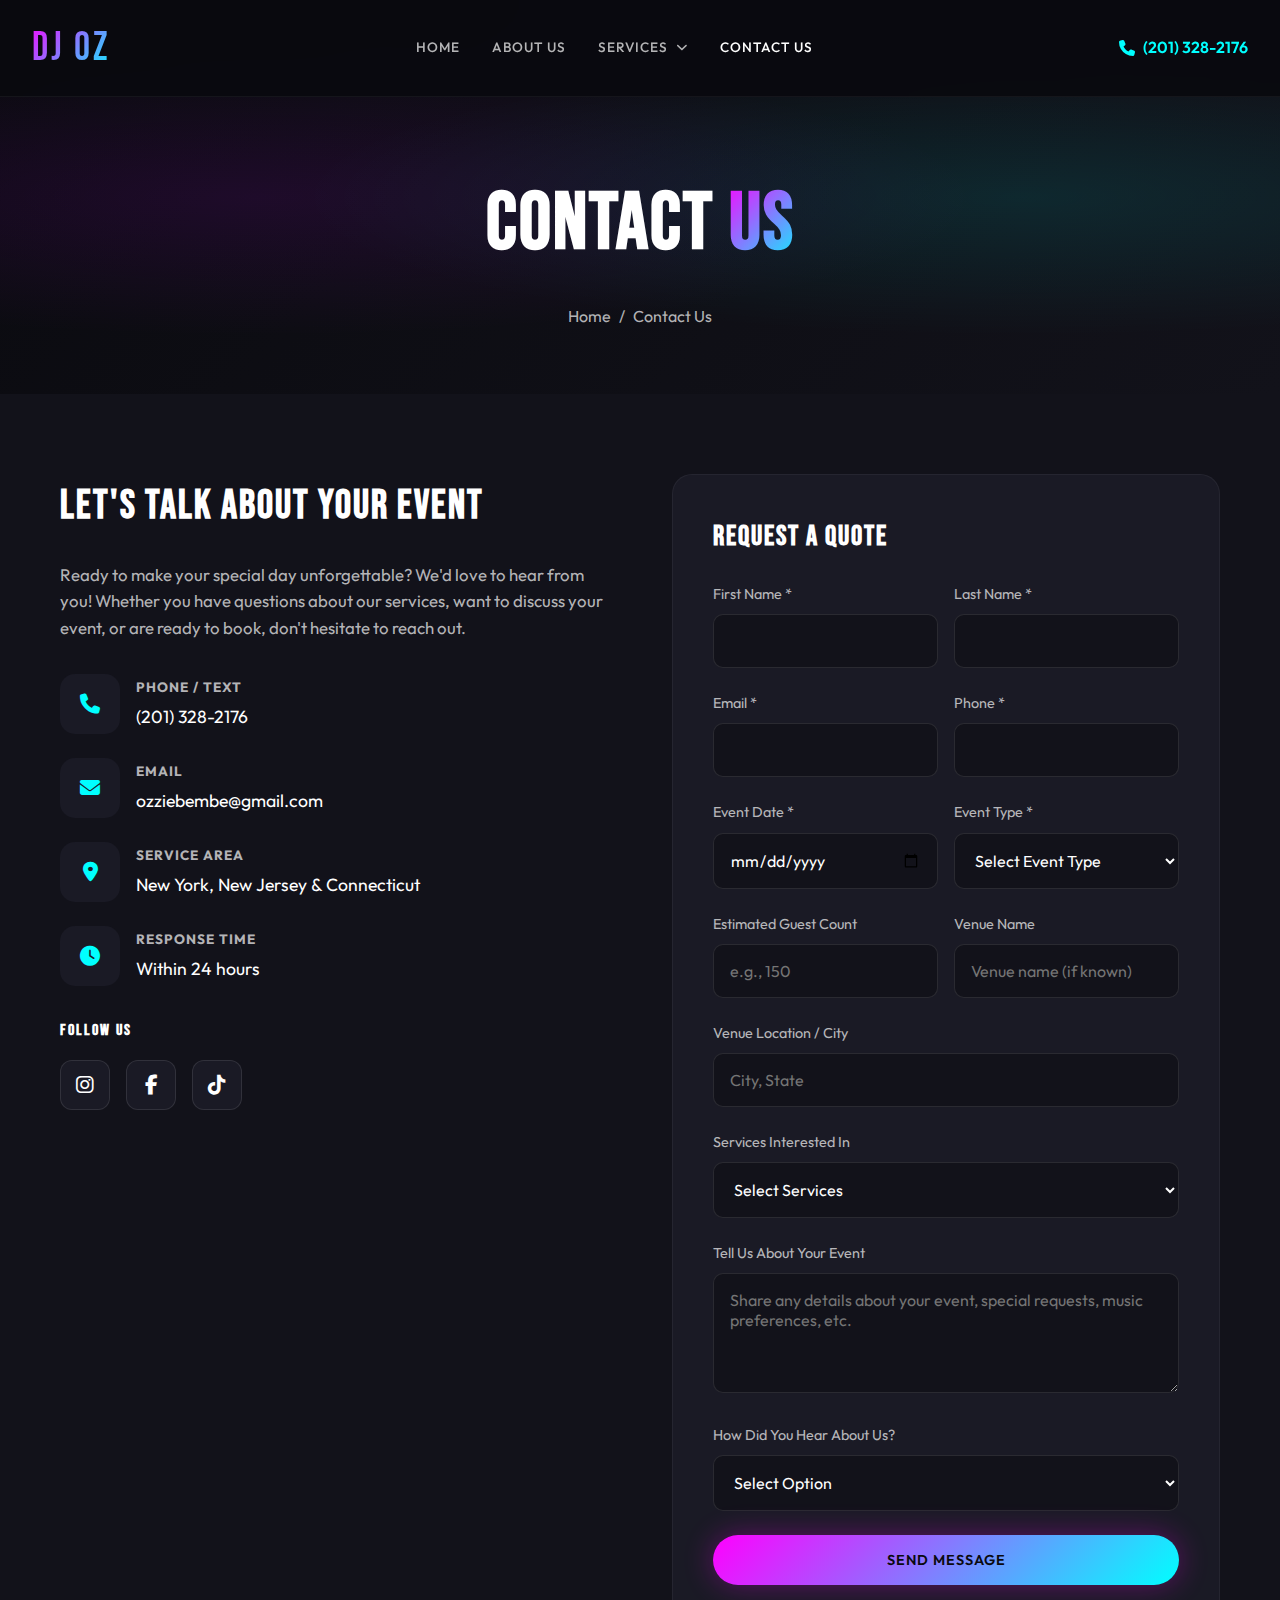
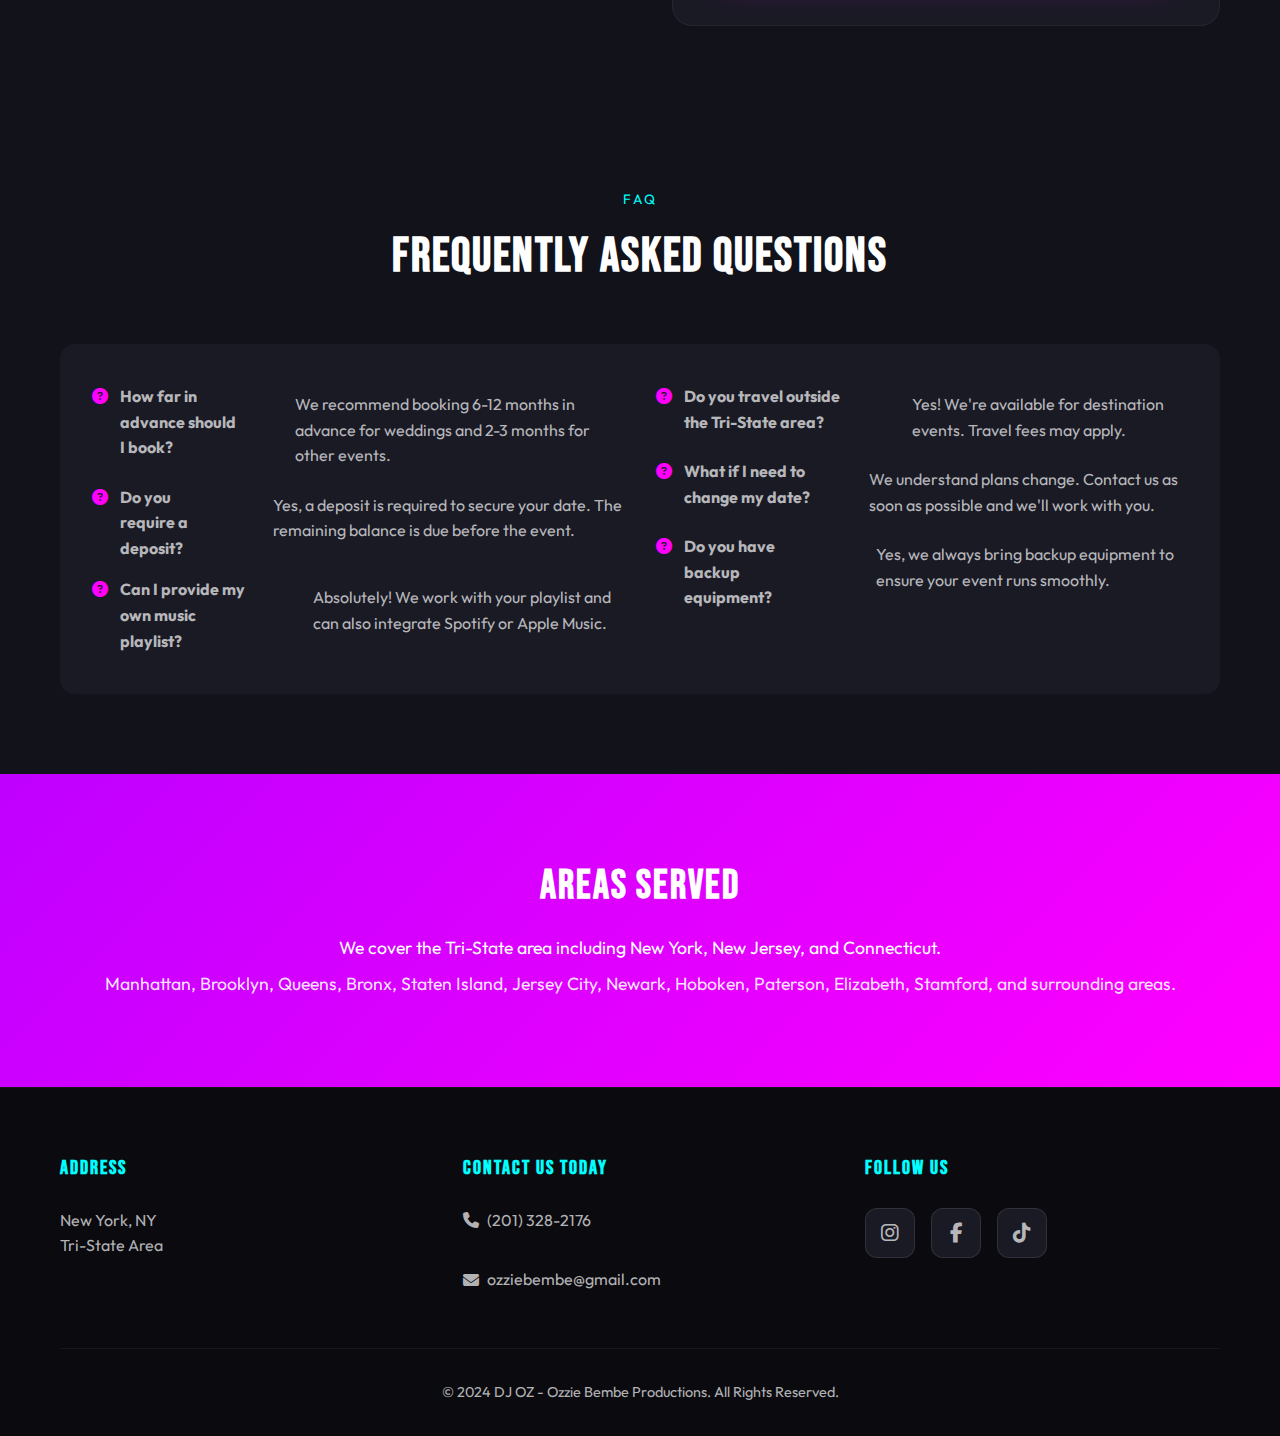
<file: contact.html>
<!DOCTYPE html>
<html lang="en">
<head>
    <meta charset="UTF-8">
    <meta name="viewport" content="width=device-width, initial-scale=1.0">
    <title>Contact Us | DJ OZ - Ozzie Bembe Productions</title>
    <meta name="description" content="Contact DJ OZ for your next event. Request a quote for wedding DJ, event DJ, and entertainment services.">
    <link rel="preconnect" href="https://fonts.googleapis.com">
    <link rel="preconnect" href="https://fonts.gstatic.com" crossorigin>
    <link href="https://fonts.googleapis.com/css2?family=Bebas+Neue&family=Outfit:wght@300;400;500;600;700&display=swap" rel="stylesheet">
    <link rel="stylesheet" href="https://cdnjs.cloudflare.com/ajax/libs/font-awesome/6.5.1/css/all.min.css">
    <link rel="stylesheet" href="css/style.css">
    <link rel="stylesheet" href="css/intro-video.css">
    <style>
        .form-success {
            display: none;
            text-align: center;
            padding: 3rem 2rem;
        }
        .form-success.show {
            display: block;
        }
        .form-success i {
            font-size: 4rem;
            color: #00ffff;
            margin-bottom: 1.5rem;
        }
        .form-success h3 {
            font-size: 1.75rem;
            margin-bottom: 1rem;
            color: #fff;
        }
        .form-success p {
            color: var(--text-secondary);
            margin-bottom: 1.5rem;
        }
        #contactForm.hidden {
            display: none;
        }
        .btn-submit:disabled {
            opacity: 0.7;
            cursor: not-allowed;
        }
    </style>
</head>
<body>
    <!-- Navigation -->
    <nav class="navbar" id="navbar">
        <a href="index.html" class="logo">DJ OZ</a>
        <ul class="nav-links" id="navLinks">
            <li><a href="index.html">Home</a></li>
            <li><a href="about.html">About Us</a></li>
            <li class="dropdown">
                <a href="services.html">Services <i class="fas fa-chevron-down"></i></a>
                <ul class="dropdown-menu">
                    <li><a href="services.html#weddings">Weddings</a></li>
                    <li><a href="services.html#events">Events</a></li>
                </ul>
            </li>
            <li><a href="contact.html" class="active">Contact Us</a></li>
        </ul>
        <a href="tel:+12013282176" class="nav-phone">
            <i class="fas fa-phone"></i>
            (201) 328-2176
        </a>
        <button class="mobile-menu-btn" id="mobileMenuBtn">
            <i class="fas fa-bars"></i>
        </button>
    </nav>

    <!-- Page Header -->
    <section class="page-header">
        <h1>CONTACT <span class="gradient">US</span></h1>
        <div class="breadcrumb">
            <a href="index.html">Home</a>
            <span>/</span>
            <span>Contact Us</span>
        </div>
    </section>

    <!-- Contact Section -->
    <section class="contact-section">
        <div class="container">
            <div class="contact-grid">
                <div class="contact-info">
                    <h2>Let's Talk About Your Event</h2>
                    <p>Ready to make your special day unforgettable? We'd love to hear from you! Whether you have questions about our services, want to discuss your event, or are ready to book, don't hesitate to reach out.</p>
                    
                    <div class="contact-methods">
                        <div class="contact-method">
                            <div class="contact-method-icon"><i class="fas fa-phone"></i></div>
                            <div class="contact-method-text"><h4>Phone / Text</h4><a href="tel:+12013282176">(201) 328-2176</a></div>
                        </div>
                        <div class="contact-method">
                            <div class="contact-method-icon"><i class="fas fa-envelope"></i></div>
                            <div class="contact-method-text"><h4>Email</h4><a href="mailto:ozziebembe@gmail.com">ozziebembe@gmail.com</a></div>
                        </div>
                        <div class="contact-method">
                            <div class="contact-method-icon"><i class="fas fa-map-marker-alt"></i></div>
                            <div class="contact-method-text"><h4>Service Area</h4><p>New York, New Jersey & Connecticut</p></div>
                        </div>
                        <div class="contact-method">
                            <div class="contact-method-icon"><i class="fas fa-clock"></i></div>
                            <div class="contact-method-text"><h4>Response Time</h4><p>Within 24 hours</p></div>
                        </div>
                    </div>

                    <h4 style="margin-top: 2rem; margin-bottom: 1rem;">Follow Us</h4>
                    <div class="social-links">
                        <a href="https://www.instagram.com/ozziebembeproductions_/" target="_blank" class="social-link"><i class="fab fa-instagram"></i></a>
                        <a href="#" class="social-link"><i class="fab fa-facebook-f"></i></a>
                        <a href="#" class="social-link"><i class="fab fa-tiktok"></i></a>
                    </div>
                </div>

                <div class="contact-form-card">
                    <h3>Request A Quote</h3>
                    
                    <!-- Success Message -->
                    <div class="form-success" id="formSuccess">
                        <i class="fas fa-check-circle"></i>
                        <h3>Message Sent!</h3>
                        <p>Thank you for reaching out! We'll get back to you within 24 hours.</p>
                        <a href="index.html" class="btn btn-primary">Back to Home</a>
                    </div>
                    
                    <!-- Contact Form -->
                    <form id="contactForm" action="https://formspree.io/f/meeqnwkq" method="POST">
                        <div class="form-row">
                            <div class="form-group"><label for="firstName">First Name *</label><input type="text" id="firstName" name="firstName" required></div>
                            <div class="form-group"><label for="lastName">Last Name *</label><input type="text" id="lastName" name="lastName" required></div>
                        </div>
                        <div class="form-row">
                            <div class="form-group"><label for="email">Email *</label><input type="email" id="email" name="email" required></div>
                            <div class="form-group"><label for="phone">Phone *</label><input type="tel" id="phone" name="phone" required></div>
                        </div>
                        <div class="form-row">
                            <div class="form-group"><label for="eventDate">Event Date *</label><input type="date" id="eventDate" name="eventDate" required></div>
                            <div class="form-group">
                                <label for="eventType">Event Type *</label>
                                <select id="eventType" name="eventType" required>
                                    <option value="">Select Event Type</option>
                                    <option value="wedding">Wedding</option>
                                    <option value="corporate">Corporate Event</option>
                                    <option value="birthday">Birthday Party</option>
                                    <option value="quinceanera">Quinceañera</option>
                                    <option value="school">School Event/Prom</option>
                                    <option value="private">Private Party</option>
                                    <option value="other">Other</option>
                                </select>
                            </div>
                        </div>
                        <div class="form-row">
                            <div class="form-group"><label for="guestCount">Estimated Guest Count</label><input type="number" id="guestCount" name="guestCount" placeholder="e.g., 150"></div>
                            <div class="form-group"><label for="venue">Venue Name</label><input type="text" id="venue" name="venue" placeholder="Venue name (if known)"></div>
                        </div>
                        <div class="form-group"><label for="venueAddress">Venue Location / City</label><input type="text" id="venueAddress" name="venueAddress" placeholder="City, State"></div>
                        <div class="form-group">
                            <label for="services">Services Interested In</label>
                            <select id="services" name="services">
                                <option value="">Select Services</option>
                                <option value="dj-only">DJ Only</option>
                                <option value="dj-mc">DJ + MC</option>
                                <option value="dj-lighting">DJ + Lighting</option>
                                <option value="full-package">Full Package (DJ + MC + Lighting)</option>
                                <option value="custom">Custom Package</option>
                            </select>
                        </div>
                        <div class="form-group"><label for="message">Tell Us About Your Event</label><textarea id="message" name="message" placeholder="Share any details about your event, special requests, music preferences, etc."></textarea></div>
                        <div class="form-group">
                            <label for="hearAbout">How Did You Hear About Us?</label>
                            <select id="hearAbout" name="hearAbout">
                                <option value="">Select Option</option>
                                <option value="instagram">Instagram</option>
                                <option value="facebook">Facebook</option>
                                <option value="google">Google Search</option>
                                <option value="referral">Friend/Family Referral</option>
                                <option value="wedding-wire">WeddingWire</option>
                                <option value="the-knot">The Knot</option>
                                <option value="other">Other</option>
                            </select>
                        </div>
                        <button type="submit" class="btn btn-primary btn-submit" id="submitBtn">Send Message</button>
                    </form>
                </div>
            </div>
        </div>
    </section>

    <!-- FAQ Section -->
    <section class="why-choose">
        <div class="container">
            <div class="section-header">
                <span class="section-label">FAQ</span>
                <h2>Frequently Asked Questions</h2>
            </div>
            <div class="also-features">
                <div class="also-grid">
                    <ul>
                        <li><i class="fas fa-question-circle"></i> <strong>How far in advance should I book?</strong><br><span style="color: var(--text-secondary); margin-left: 1.75rem; display: block; margin-top: 0.5rem;">We recommend booking 6-12 months in advance for weddings and 2-3 months for other events.</span></li>
                        <li><i class="fas fa-question-circle"></i> <strong>Do you require a deposit?</strong><br><span style="color: var(--text-secondary); margin-left: 1.75rem; display: block; margin-top: 0.5rem;">Yes, a deposit is required to secure your date. The remaining balance is due before the event.</span></li>
                        <li><i class="fas fa-question-circle"></i> <strong>Can I provide my own music playlist?</strong><br><span style="color: var(--text-secondary); margin-left: 1.75rem; display: block; margin-top: 0.5rem;">Absolutely! We work with your playlist and can also integrate Spotify or Apple Music.</span></li>
                    </ul>
                    <ul>
                        <li><i class="fas fa-question-circle"></i> <strong>Do you travel outside the Tri-State area?</strong><br><span style="color: var(--text-secondary); margin-left: 1.75rem; display: block; margin-top: 0.5rem;">Yes! We're available for destination events. Travel fees may apply.</span></li>
                        <li><i class="fas fa-question-circle"></i> <strong>What if I need to change my date?</strong><br><span style="color: var(--text-secondary); margin-left: 1.75rem; display: block; margin-top: 0.5rem;">We understand plans change. Contact us as soon as possible and we'll work with you.</span></li>
                        <li><i class="fas fa-question-circle"></i> <strong>Do you have backup equipment?</strong><br><span style="color: var(--text-secondary); margin-left: 1.75rem; display: block; margin-top: 0.5rem;">Yes, we always bring backup equipment to ensure your event runs smoothly.</span></li>
                    </ul>
                </div>
            </div>
        </div>
    </section>

    <!-- Areas Served -->
    <section class="areas-served">
        <div class="container">
            <div class="areas-content">
                <h3>Areas Served</h3>
                <p>We cover the Tri-State area including New York, New Jersey, and Connecticut.</p>
                <p class="areas-list">Manhattan, Brooklyn, Queens, Bronx, Staten Island, Jersey City, Newark, Hoboken, Paterson, Elizabeth, Stamford, and surrounding areas.</p>
            </div>
        </div>
    </section>

    <!-- Footer -->
    <footer class="footer">
        <div class="container">
            <div class="footer-grid">
                <div class="footer-info"><h4>Address</h4><p>New York, NY<br>Tri-State Area</p></div>
                <div class="footer-contact"><h4>Contact Us Today</h4><p><a href="tel:+12013282176"><i class="fas fa-phone"></i> (201) 328-2176</a><br><a href="mailto:ozziebembe@gmail.com"><i class="fas fa-envelope"></i> ozziebembe@gmail.com</a></p></div>
                <div class="footer-social"><h4>Follow Us</h4><div class="social-links"><a href="https://www.instagram.com/ozziebembeproductions_/" target="_blank" class="social-link"><i class="fab fa-instagram"></i></a><a href="#" class="social-link"><i class="fab fa-facebook-f"></i></a><a href="#" class="social-link"><i class="fab fa-tiktok"></i></a></div></div>
            </div>
            <div class="footer-bottom"><p>&copy; 2024 DJ OZ - Ozzie Bembe Productions. All Rights Reserved.</p></div>
        </div>
    </footer>

    <script src="js/main.js"></script>
    <script src="js/intro-video.js"></script>
    <script>
        // Handle form submission
        const form = document.getElementById('contactForm');
        const formSuccess = document.getElementById('formSuccess');
        const submitBtn = document.getElementById('submitBtn');

        form.addEventListener('submit', async function(e) {
            e.preventDefault();
            
            // Disable button and show loading
            submitBtn.disabled = true;
            submitBtn.textContent = 'Sending...';
            
            try {
                const response = await fetch(form.action, {
                    method: 'POST',
                    body: new FormData(form),
                    headers: {
                        'Accept': 'application/json'
                    }
                });
                
                if (response.ok) {
                    // Show success message
                    form.classList.add('hidden');
                    formSuccess.classList.add('show');
                } else {
                    throw new Error('Form submission failed');
                }
            } catch (error) {
                alert('Oops! There was a problem sending your message. Please try again or call us directly.');
                submitBtn.disabled = false;
                submitBtn.textContent = 'Send Message';
            }
        });
    </script>
</body>
</html>
</file>
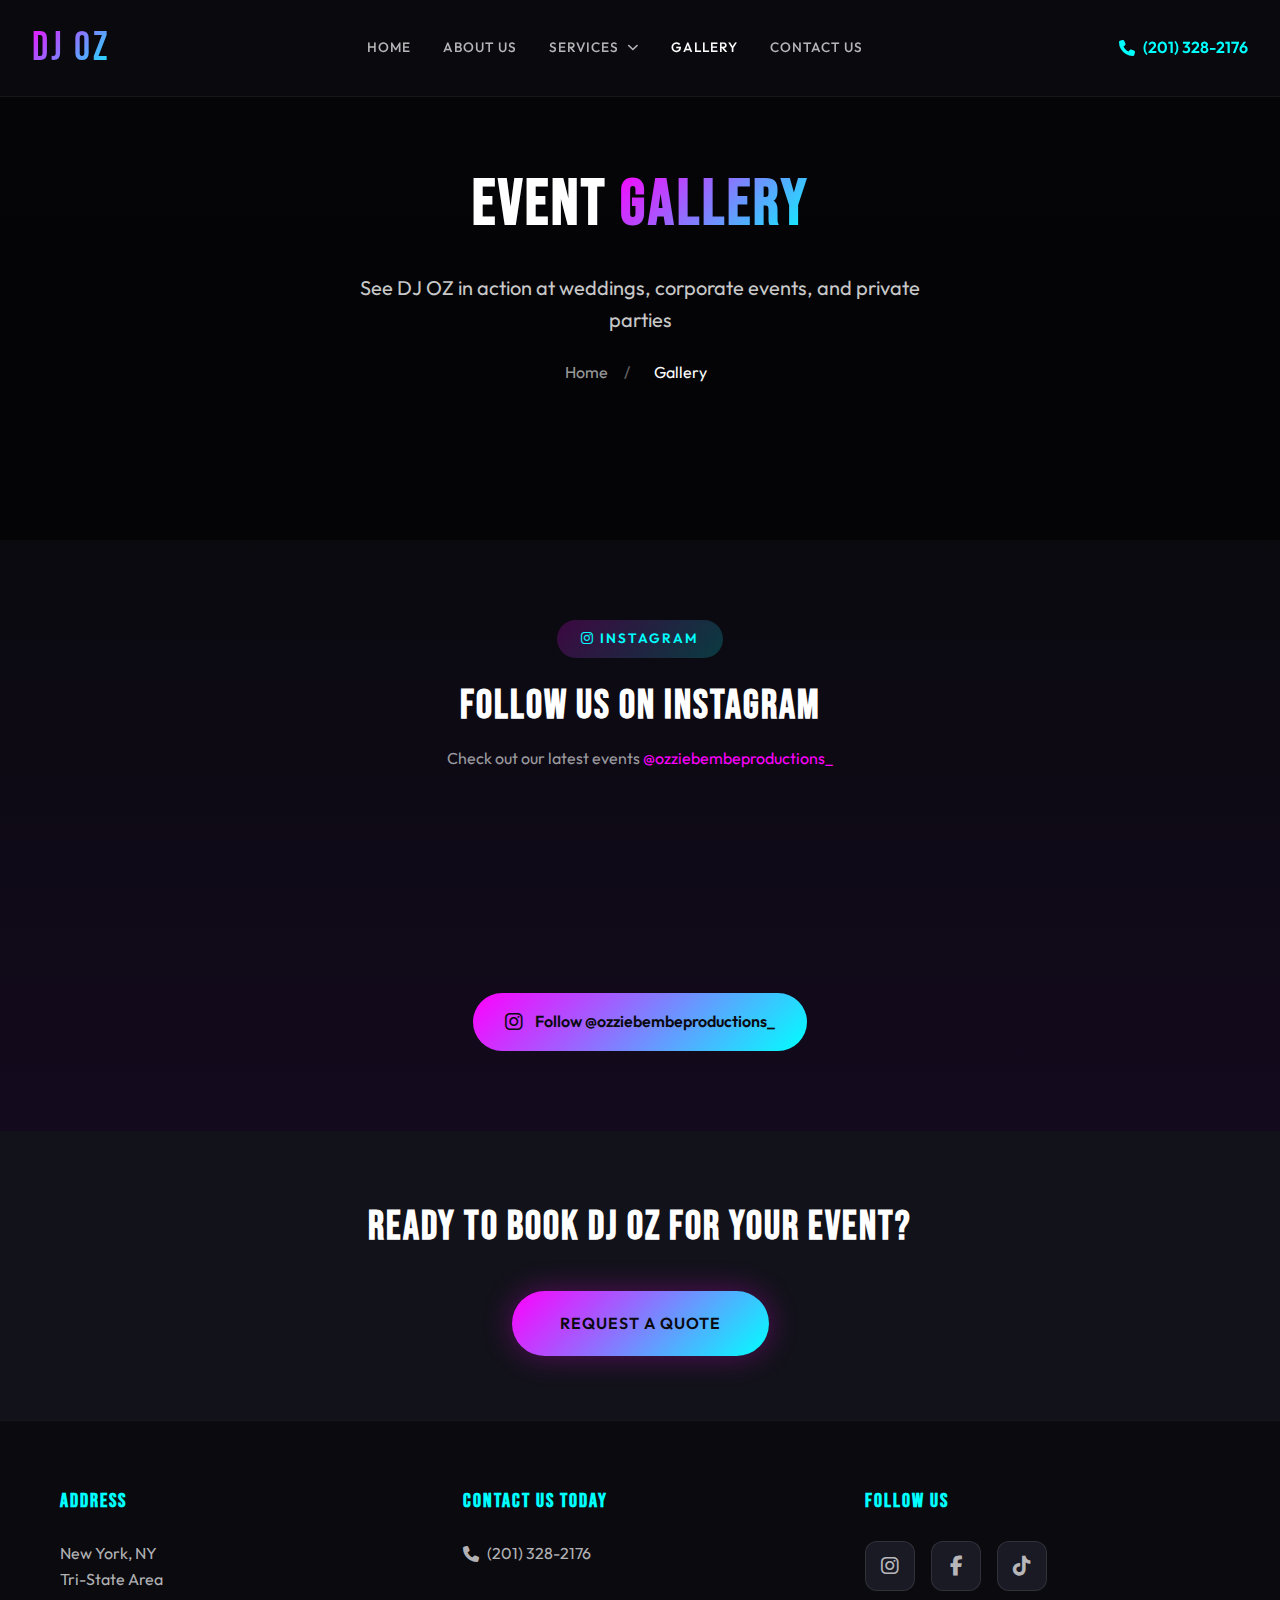
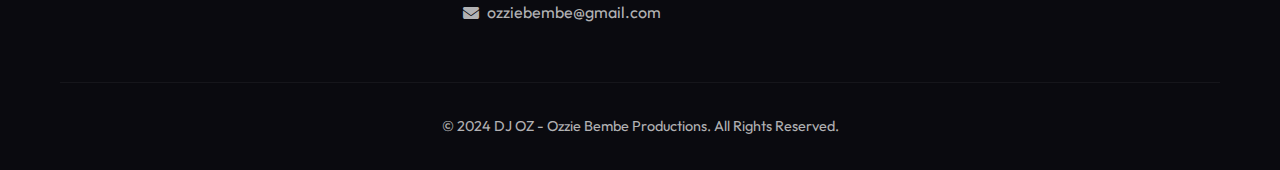
<file: gallery.html>
<!DOCTYPE html>
<html lang="en">
<head>
    <meta charset="UTF-8">
    <meta name="viewport" content="width=device-width, initial-scale=1.0">
    <title>Gallery | DJ OZ - Ozzie Bembe Productions</title>
    <meta name="description" content="View photos and videos from DJ OZ events. See our work at weddings, corporate events, and private parties.">
    <link rel="preconnect" href="https://fonts.googleapis.com">
    <link rel="preconnect" href="https://fonts.gstatic.com" crossorigin>
    <link href="https://fonts.googleapis.com/css2?family=Bebas+Neue&family=Outfit:wght@300;400;500;600;700&display=swap" rel="stylesheet">
    <link rel="stylesheet" href="https://cdnjs.cloudflare.com/ajax/libs/font-awesome/6.5.1/css/all.min.css">
    <link rel="stylesheet" href="css/style.css">
    <link rel="stylesheet" href="css/intro-video.css">
    <style>
        .gallery-hero {
            position: relative;
            height: 60vh;
            min-height: 400px;
            display: flex;
            align-items: center;
            justify-content: center;
            background-image: linear-gradient(rgba(0,0,0,0.5), rgba(0,0,0,0.7)), url('https://images.unsplash.com/photo-1576419840119-bddd76d62bbc?q=80&w=2340&auto=format&fit=crop');
            background-size: cover;
            background-position: center;
            background-attachment: fixed;
            text-align: center;
            padding: 0 2rem;
        }
        .gallery-hero-content h1 {
            font-family: 'Bebas Neue', sans-serif;
            font-size: 4rem;
            color: #fff;
            margin-bottom: 1rem;
            text-transform: uppercase;
            letter-spacing: 3px;
        }
        .gallery-hero-content h1 .gradient {
            background: linear-gradient(135deg, #ff00ff, #00ffff);
            -webkit-background-clip: text;
            -webkit-text-fill-color: transparent;
            background-clip: text;
        }
        .gallery-hero-content p {
            font-size: 1.25rem;
            color: rgba(255, 255, 255, 0.8);
            max-width: 600px;
            margin: 0 auto;
        }
        .breadcrumb {
            margin-top: 1.5rem;
        }
        .breadcrumb a {
            color: rgba(255, 255, 255, 0.6);
            text-decoration: none;
            transition: color 0.3s;
        }
        .breadcrumb a:hover {
            color: #00ffff;
        }
        .breadcrumb span {
            color: rgba(255, 255, 255, 0.4);
            margin: 0 0.5rem;
        }
        .instagram-section {
            padding: 5rem 0;
            background: linear-gradient(180deg, rgba(10, 10, 15, 0.95) 0%, rgba(20, 10, 30, 0.95) 100%);
        }
        .instagram-section .section-header {
            text-align: center;
            margin-bottom: 2rem;
        }
        .instagram-section .section-label {
            display: inline-block;
            padding: 0.5rem 1.5rem;
            background: linear-gradient(135deg, rgba(255, 0, 255, 0.2), rgba(0, 255, 255, 0.2));
            border-radius: 30px;
            font-size: 0.85rem;
            font-weight: 600;
            text-transform: uppercase;
            letter-spacing: 2px;
            color: #00ffff;
            margin-bottom: 1rem;
        }
        .instagram-section h2 {
            font-family: 'Bebas Neue', sans-serif;
            font-size: 2.5rem;
            color: #fff;
            margin-bottom: 0.5rem;
        }
        .instagram-section .instagram-handle {
            color: rgba(255, 255, 255, 0.6);
            font-size: 1rem;
            margin-bottom: 2rem;
        }
        .instagram-section .instagram-handle a {
            color: #ff00ff;
            text-decoration: none;
            transition: color 0.3s;
        }
        .instagram-section .instagram-handle a:hover {
            color: #00ffff;
        }
        .lightwidget-widget {
            max-width: 1200px;
            margin: 0 auto;
        }
        .follow-btn {
            display: inline-flex;
            align-items: center;
            gap: 0.75rem;
            margin-top: 2rem;
            padding: 1rem 2rem;
            background: linear-gradient(135deg, #ff00ff, #00ffff);
            color: #0a0a0f;
            font-weight: 600;
            text-decoration: none;
            border-radius: 50px;
            transition: all 0.3s ease;
        }
        .follow-btn:hover {
            transform: translateY(-3px);
            box-shadow: 0 10px 30px rgba(255, 0, 255, 0.4);
        }
        .follow-btn i {
            font-size: 1.25rem;
        }
        @media (max-width: 768px) {
            .gallery-hero {
                height: 50vh;
                min-height: 350px;
            }
            .gallery-hero-content h1 {
                font-size: 2.5rem;
            }
            .gallery-hero-content p {
                font-size: 1rem;
            }
            .instagram-section h2 {
                font-size: 2rem;
            }
        }
    </style>
</head>
<body>
    <!-- Navigation -->
    <nav class="navbar" id="navbar">
        <a href="index.html" class="logo">DJ OZ</a>
        <ul class="nav-links" id="navLinks">
            <li><a href="index.html">Home</a></li>
            <li><a href="about.html">About Us</a></li>
            <li class="dropdown">
                <a href="services.html">Services <i class="fas fa-chevron-down"></i></a>
                <ul class="dropdown-menu">
                    <li><a href="services.html#weddings">Weddings</a></li>
                    <li><a href="services.html#events">Events</a></li>
                </ul>
            </li>
            <li><a href="gallery.html" class="active">Gallery</a></li>
            <li><a href="contact.html">Contact Us</a></li>
        </ul>
        <a href="tel:+12013282176" class="nav-phone">
            <i class="fas fa-phone"></i>
            (201) 328-2176
        </a>
        <button class="mobile-menu-btn" id="mobileMenuBtn">
            <i class="fas fa-bars"></i>
        </button>
    </nav>

    <!-- Gallery Hero -->
    <section class="gallery-hero">
        <div class="gallery-hero-content">
            <h1>EVENT <span class="gradient">GALLERY</span></h1>
            <p>See DJ OZ in action at weddings, corporate events, and private parties</p>
            <div class="breadcrumb">
                <a href="index.html">Home</a>
                <span>/</span>
                <span style="color: #fff;">Gallery</span>
            </div>
        </div>
    </section>

    <!-- Instagram Gallery Section -->
    <section class="instagram-section">
        <div class="container">
            <div class="section-header">
                <span class="section-label"><i class="fab fa-instagram"></i> Instagram</span>
                <h2>Follow Us on Instagram</h2>
                <p class="instagram-handle">Check out our latest events <a href="https://www.instagram.com/ozziebembeproductions_/" target="_blank">@ozziebembeproductions_</a></p>
            </div>
            <!-- LightWidget WIDGET -->
            <script src="https://cdn.lightwidget.com/widgets/lightwidget.js"></script>
            <iframe src="//lightwidget.com/widgets/749074e7733456cfa2e892772aa1694b.html" scrolling="no" allowtransparency="true" class="lightwidget-widget" style="width:100%;border:0;overflow:hidden;"></iframe>
            <div style="text-align: center;">
                <a href="https://www.instagram.com/ozziebembeproductions_/" target="_blank" class="follow-btn">
                    <i class="fab fa-instagram"></i>
                    Follow @ozziebembeproductions_
                </a>
            </div>
        </div>
    </section>

    <!-- CTA Section -->
    <section class="cta">
        <div class="container">
            <h2>Ready to Book DJ OZ for Your Event?</h2>
            <a href="contact.html" class="btn btn-primary btn-large">Request A Quote</a>
        </div>
    </section>

    <!-- Footer -->
    <footer class="footer">
        <div class="container">
            <div class="footer-grid">
                <div class="footer-info"><h4>Address</h4><p>New York, NY<br>Tri-State Area</p></div>
                <div class="footer-contact"><h4>Contact Us Today</h4><p><a href="tel:+12013282176"><i class="fas fa-phone"></i> (201) 328-2176</a><br><a href="mailto:ozziebembe@gmail.com"><i class="fas fa-envelope"></i> ozziebembe@gmail.com</a></p></div>
                <div class="footer-social"><h4>Follow Us</h4><div class="social-links"><a href="https://www.instagram.com/ozziebembeproductions_/" target="_blank" class="social-link"><i class="fab fa-instagram"></i></a><a href="#" class="social-link"><i class="fab fa-facebook-f"></i></a><a href="#" class="social-link"><i class="fab fa-tiktok"></i></a></div></div>
            </div>
            <div class="footer-bottom"><p>&copy; 2024 DJ OZ - Ozzie Bembe Productions. All Rights Reserved.</p></div>
        </div>
    </footer>

    <script src="js/main.js"></script>
    <script src="js/intro-video.js"></script>
</body>
</html>
</file>
<file: css/style.css>
/* DJ OZ - Ozzie Bembe Productions - Main Stylesheet */

:root {
    --neon-pink: #ff00ff;
    --neon-cyan: #00ffff;
    --neon-purple: #bf00ff;
    --gold: #d4af37;
    --dark-bg: #0a0a0f;
    --dark-card: #12121a;
    --dark-surface: #1a1a25;
    --text-primary: #ffffff;
    --text-secondary: rgba(255,255,255,0.7);
    --text-dark: #333;
    --gradient-neon: linear-gradient(135deg, var(--neon-pink), var(--neon-cyan));
}

* { margin: 0; padding: 0; box-sizing: border-box; }
html { scroll-behavior: smooth; }
body { font-family: 'Outfit', sans-serif; background: var(--dark-bg); color: var(--text-primary); line-height: 1.6; overflow-x: hidden; }
.container { max-width: 1200px; margin: 0 auto; padding: 0 20px; }
h1, h2, h3, h4 { font-family: 'Bebas Neue', sans-serif; letter-spacing: 2px; }
.gradient { background: var(--gradient-neon); -webkit-background-clip: text; -webkit-text-fill-color: transparent; background-clip: text; }

/* Navigation */
.navbar { position: fixed; top: 0; left: 0; right: 0; z-index: 1000; padding: 1rem 2rem; display: flex; justify-content: space-between; align-items: center; background: rgba(10, 10, 15, 0.95); backdrop-filter: blur(20px); border-bottom: 1px solid rgba(255, 255, 255, 0.05); transition: all 0.3s ease; }
.navbar.scrolled { padding: 0.75rem 2rem; background: rgba(10, 10, 15, 0.98); box-shadow: 0 5px 30px rgba(0, 0, 0, 0.5); }
.logo { font-family: 'Bebas Neue', sans-serif; font-size: 2.5rem; background: var(--gradient-neon); -webkit-background-clip: text; -webkit-text-fill-color: transparent; background-clip: text; letter-spacing: 3px; text-decoration: none; }
.nav-links { display: flex; gap: 2rem; list-style: none; align-items: center; }
.nav-links > li { position: relative; }
.nav-links a { color: var(--text-secondary); text-decoration: none; font-weight: 500; text-transform: uppercase; letter-spacing: 1px; font-size: 0.85rem; transition: all 0.3s ease; padding: 0.5rem 0; display: flex; align-items: center; gap: 0.5rem; }
.nav-links a:hover, .nav-links a.active { color: var(--text-primary); }
.nav-links a i { font-size: 0.7rem; }
.dropdown-menu { position: absolute; top: 100%; left: 0; background: var(--dark-card); border: 1px solid rgba(255, 255, 255, 0.1); border-radius: 10px; padding: 0.5rem 0; min-width: 180px; opacity: 0; visibility: hidden; transform: translateY(10px); transition: all 0.3s ease; list-style: none; }
.dropdown:hover .dropdown-menu { opacity: 1; visibility: visible; transform: translateY(0); }
.dropdown-menu li a { padding: 0.75rem 1.5rem; display: block; }
.dropdown-menu li a:hover { background: rgba(255, 255, 255, 0.05); color: var(--neon-cyan); }
.nav-phone { color: var(--neon-cyan); text-decoration: none; font-weight: 600; font-size: 1rem; display: flex; align-items: center; gap: 0.5rem; transition: all 0.3s ease; }
.nav-phone:hover { color: var(--neon-pink); }
.mobile-menu-btn { display: none; background: none; border: none; color: var(--text-primary); font-size: 1.5rem; cursor: pointer; }

/* Buttons */
.btn { display: inline-flex; align-items: center; justify-content: center; gap: 0.75rem; padding: 1rem 2rem; border-radius: 50px; font-weight: 600; text-decoration: none; text-transform: uppercase; letter-spacing: 1px; font-size: 0.9rem; transition: all 0.3s ease; cursor: pointer; border: none; font-family: 'Outfit', sans-serif; }
.btn-primary { background: var(--gradient-neon); color: var(--dark-bg); box-shadow: 0 0 30px rgba(255, 0, 255, 0.3); }
.btn-primary:hover { transform: translateY(-3px); box-shadow: 0 0 50px rgba(255, 0, 255, 0.5); }
.btn-outline { background: transparent; color: var(--text-primary); border: 2px solid rgba(255, 255, 255, 0.3); }
.btn-outline:hover { border-color: var(--neon-cyan); box-shadow: 0 0 30px rgba(0, 255, 255, 0.2); }
.btn-outline-dark { background: transparent; color: var(--dark-bg); border: 2px solid var(--dark-bg); }
.btn-outline-dark:hover { background: var(--dark-bg); color: var(--text-primary); }
.btn-large { padding: 1.25rem 3rem; font-size: 1rem; }

/* Hero Slider */
.hero-slider { position: relative; height: 100vh; min-height: 600px; overflow: hidden; }
.slide { position: absolute; top: 0; left: 0; width: 100%; height: 100%; background-size: cover; background-position: center; opacity: 0; transition: opacity 1s ease; display: flex; align-items: center; justify-content: center; }
.slide.active { opacity: 1; }
.slide-content { text-align: center; max-width: 900px; padding: 0 2rem; z-index: 1; }
.slide-content h1 { font-size: clamp(2.5rem, 6vw, 4.5rem); line-height: 1.1; margin-bottom: 1.5rem; text-shadow: 2px 2px 10px rgba(0, 0, 0, 0.5); }
.slide-content p { font-size: 1.25rem; color: var(--text-secondary); margin-bottom: 2rem; }
.slide-buttons { display: flex; gap: 1rem; justify-content: center; flex-wrap: wrap; }
.slider-nav { position: absolute; bottom: 2rem; left: 50%; transform: translateX(-50%); display: flex; gap: 0.75rem; z-index: 10; }
.slider-dot { width: 12px; height: 12px; border-radius: 50%; background: rgba(255, 255, 255, 0.3); border: none; cursor: pointer; transition: all 0.3s ease; }
.slider-dot.active { background: var(--neon-cyan); box-shadow: 0 0 15px var(--neon-cyan); }
.slider-arrow { position: absolute; top: 50%; transform: translateY(-50%); background: rgba(0, 0, 0, 0.5); border: none; color: var(--text-primary); width: 50px; height: 50px; border-radius: 50%; cursor: pointer; font-size: 1.25rem; transition: all 0.3s ease; z-index: 10; }
.slider-arrow:hover { background: var(--neon-pink); }
.slider-arrow.prev { left: 2rem; }
.slider-arrow.next { right: 2rem; }

/* Page Header */
.page-header { padding: 10rem 2rem 4rem; text-align: center; background: linear-gradient(135deg, var(--dark-bg), var(--dark-card)); position: relative; overflow: hidden; }
.page-header::before { content: ''; position: absolute; top: 0; left: 0; right: 0; bottom: 0; background: radial-gradient(ellipse at 20% 50%, rgba(191, 0, 255, 0.1) 0%, transparent 50%), radial-gradient(ellipse at 80% 50%, rgba(0, 255, 255, 0.1) 0%, transparent 50%); }
.page-header h1 { font-size: clamp(3rem, 8vw, 5rem); position: relative; z-index: 1; }
.breadcrumb { display: flex; justify-content: center; gap: 0.5rem; margin-top: 1rem; position: relative; z-index: 1; }
.breadcrumb a { color: var(--text-secondary); text-decoration: none; transition: color 0.3s ease; }
.breadcrumb a:hover { color: var(--neon-cyan); }
.breadcrumb span { color: var(--text-secondary); }

/* Sections */
section { padding: 5rem 2rem; }
.section-header { text-align: center; margin-bottom: 3rem; }
.section-label { display: inline-block; font-size: 0.85rem; letter-spacing: 3px; text-transform: uppercase; color: var(--neon-cyan); margin-bottom: 0.5rem; }
.section-header h2 { font-size: clamp(2rem, 5vw, 3rem); }

/* Intro Section */
.intro { background: var(--dark-card); }
.intro-grid { display: grid; grid-template-columns: 1fr 1fr; gap: 4rem; align-items: center; }
.intro-content h2 { font-size: 2.5rem; margin-bottom: 1.5rem; color: var(--neon-cyan); }
.intro-content p { color: var(--text-secondary); margin-bottom: 1rem; font-size: 1.05rem; }
.intro-contact { display: flex; gap: 2rem; margin: 2rem 0; flex-wrap: wrap; }
.contact-link { color: var(--neon-pink); text-decoration: none; font-weight: 500; display: flex; align-items: center; gap: 0.5rem; transition: color 0.3s ease; }
.contact-link:hover { color: var(--neon-cyan); }
.intro-image { position: relative; }
.image-frame { background: var(--gradient-neon); padding: 4px; border-radius: 20px; }
.dj-placeholder { background: var(--dark-surface); border-radius: 16px; aspect-ratio: 4/5; display: flex; flex-direction: column; align-items: center; justify-content: center; gap: 1rem; }
.dj-placeholder i { font-size: 5rem; color: var(--neon-cyan); }
.dj-placeholder span { font-family: 'Bebas Neue', sans-serif; font-size: 2rem; letter-spacing: 3px; }

/* DJ Photo Styles */
.dj-photo { width: 100%; height: auto; display: block; border-radius: 16px; }

/* Awards */
.awards { background: var(--dark-bg); padding: 3rem 2rem; border-top: 1px solid rgba(255, 255, 255, 0.05); border-bottom: 1px solid rgba(255, 255, 255, 0.05); }
.awards .section-label { text-align: center; display: block; margin-bottom: 2rem; }
.awards-grid { display: flex; justify-content: center; gap: 3rem; flex-wrap: wrap; }
.award-item { display: flex; flex-direction: column; align-items: center; gap: 0.75rem; padding: 1.5rem 2rem; background: var(--dark-card); border-radius: 15px; border: 1px solid rgba(255, 255, 255, 0.05); transition: all 0.3s ease; }
.award-item:hover { border-color: var(--neon-pink); transform: translateY(-5px); }
.award-item i { font-size: 2.5rem; color: var(--gold); }
.award-item span { font-size: 0.9rem; text-transform: uppercase; letter-spacing: 1px; }

/* Services */
.services { background: var(--dark-bg); }
.services-grid { display: grid; grid-template-columns: repeat(auto-fit, minmax(350px, 1fr)); gap: 2rem; }
.service-card { background: var(--text-primary); border-radius: 20px; overflow: hidden; transition: all 0.4s ease; }
.service-card:hover { transform: translateY(-10px); box-shadow: 0 20px 60px rgba(255, 0, 255, 0.2); }
.service-image { height: 250px; background-size: cover; background-position: center; position: relative; }
.service-overlay { position: absolute; inset: 0; background: linear-gradient(to bottom, transparent, rgba(0, 0, 0, 0.3)); }
.service-content { padding: 2rem; color: var(--text-dark); }
.service-content h3 { font-size: 1.75rem; margin-bottom: 1rem; color: var(--dark-bg); }
.service-content p { margin-bottom: 1.5rem; color: #666; }

/* Why Choose */
.why-choose { background: var(--dark-card); }
.features-grid { display: grid; grid-template-columns: repeat(auto-fit, minmax(150px, 1fr)); gap: 1.5rem; margin-bottom: 3rem; }
.feature { text-align: center; padding: 1.5rem; }
.feature-icon { width: 70px; height: 70px; margin: 0 auto 1rem; border-radius: 50%; background: rgba(255, 255, 255, 0.03); border: 1px solid rgba(255, 255, 255, 0.1); display: flex; align-items: center; justify-content: center; font-size: 1.5rem; color: var(--neon-cyan); transition: all 0.3s ease; }
.feature:hover .feature-icon { background: var(--gradient-neon); color: var(--dark-bg); border-color: transparent; box-shadow: 0 0 30px rgba(255, 0, 255, 0.4); }
.feature h4 { font-size: 0.95rem; font-family: 'Outfit', sans-serif; font-weight: 500; }
.also-features { background: var(--dark-surface); padding: 2rem; border-radius: 15px; }
.also-features h4 { margin-bottom: 1.5rem; font-size: 1.25rem; }
.also-grid { display: grid; grid-template-columns: 1fr 1fr; gap: 2rem; }
.also-grid ul { list-style: none; }
.also-grid li { padding: 0.5rem 0; color: var(--text-secondary); display: flex; align-items: flex-start; gap: 0.75rem; }
.also-grid li i { color: var(--neon-pink); margin-top: 0.25rem; }

/* Areas Served */
.areas-served { background: linear-gradient(135deg, var(--neon-purple), var(--neon-pink)); text-align: center; }
.areas-content h3 { font-size: 2.5rem; margin-bottom: 1rem; }
.areas-content p { font-size: 1.1rem; margin-bottom: 0.5rem; }
.areas-list { color: rgba(255, 255, 255, 0.9); margin-bottom: 2rem; }
.areas-buttons { display: flex; gap: 1rem; justify-content: center; flex-wrap: wrap; }

/* Testimonials */
.testimonials { background: var(--dark-bg); }
.testimonials-slider { display: grid; grid-template-columns: repeat(auto-fit, minmax(350px, 1fr)); gap: 2rem; }
.testimonial-card { background: var(--dark-card); border-radius: 20px; padding: 2rem; border: 1px solid rgba(255, 255, 255, 0.05); transition: all 0.3s ease; }
.testimonial-card:hover { border-color: rgba(0, 255, 255, 0.3); }
.testimonial-rating { color: var(--gold); margin-bottom: 1rem; }
.testimonial-text { font-style: italic; color: var(--text-secondary); margin-bottom: 1.5rem; line-height: 1.8; }
.testimonial-author { display: flex; align-items: center; gap: 1rem; }
.author-avatar { width: 50px; height: 50px; border-radius: 50%; background: var(--gradient-neon); display: flex; align-items: center; justify-content: center; font-weight: 600; color: var(--dark-bg); }
.author-info h5 { margin-bottom: 0.25rem; }
.author-info span { font-size: 0.85rem; color: var(--text-secondary); }

/* CTA */
.cta { background: var(--dark-card); text-align: center; padding: 4rem 2rem; }
.cta h2 { font-size: clamp(1.75rem, 4vw, 2.5rem); margin-bottom: 2rem; }

/* About Page */
.about-content-section { background: var(--dark-card); }
.about-grid { display: grid; grid-template-columns: 1fr 1fr; gap: 4rem; align-items: center; }
.about-text h2 { font-size: 2.5rem; margin-bottom: 1.5rem; color: var(--neon-cyan); }
.about-text p { color: var(--text-secondary); margin-bottom: 1rem; font-size: 1.05rem; }
.about-stats { display: grid; grid-template-columns: repeat(3, 1fr); gap: 2rem; margin-top: 2rem; padding-top: 2rem; border-top: 1px solid rgba(255, 255, 255, 0.1); }
.stat { text-align: center; }
.stat-number { font-family: 'Bebas Neue', sans-serif; font-size: 3rem; background: var(--gradient-neon); -webkit-background-clip: text; -webkit-text-fill-color: transparent; background-clip: text; }
.stat-label { font-size: 0.85rem; color: var(--text-secondary); text-transform: uppercase; letter-spacing: 1px; }
.values-section { background: var(--dark-bg); }
.values-grid { display: grid; grid-template-columns: repeat(auto-fit, minmax(280px, 1fr)); gap: 2rem; }
.value-card { background: var(--dark-card); border-radius: 20px; padding: 2rem; text-align: center; border: 1px solid rgba(255, 255, 255, 0.05); transition: all 0.3s ease; }
.value-card:hover { border-color: var(--neon-pink); transform: translateY(-5px); }
.value-icon { width: 80px; height: 80px; margin: 0 auto 1.5rem; border-radius: 50%; background: rgba(255, 255, 255, 0.03); display: flex; align-items: center; justify-content: center; font-size: 2rem; color: var(--neon-cyan); }
.value-card h3 { font-size: 1.5rem; margin-bottom: 1rem; }
.value-card p { color: var(--text-secondary); }

/* Services Page */
.service-detail { padding: 5rem 2rem; }
.service-detail:nth-child(odd) { background: var(--dark-card); }
.service-detail:nth-child(even) { background: var(--dark-bg); }
.service-detail-grid { display: grid; grid-template-columns: 1fr 1fr; gap: 4rem; align-items: center; }
.service-detail:nth-child(even) .service-detail-grid { direction: rtl; }
.service-detail:nth-child(even) .service-detail-grid > * { direction: ltr; }
.service-detail-content h2 { font-size: 2.5rem; margin-bottom: 1.5rem; color: var(--neon-cyan); }
.service-detail-content p { color: var(--text-secondary); margin-bottom: 1rem; font-size: 1.05rem; }
.service-features { margin: 2rem 0; }
.service-features h4 { margin-bottom: 1rem; font-size: 1.25rem; }
.service-features ul { list-style: none; }
.service-features li { padding: 0.5rem 0; color: var(--text-secondary); display: flex; align-items: center; gap: 0.75rem; }
.service-features li i { color: var(--neon-pink); }
.service-detail-image { border-radius: 20px; overflow: hidden; }
.service-placeholder { height: 400px; background: var(--dark-surface); display: flex; flex-direction: column; align-items: center; justify-content: center; gap: 1rem; }
.service-placeholder i { font-size: 4rem; color: var(--neon-cyan); }
.service-placeholder span { font-family: 'Bebas Neue', sans-serif; font-size: 1.5rem; letter-spacing: 2px; }

/* Packages */
.packages-section { background: var(--dark-card); }
.packages-grid { display: grid; grid-template-columns: repeat(auto-fit, minmax(300px, 1fr)); gap: 2rem; }
.package-card { background: var(--dark-surface); border-radius: 20px; padding: 2.5rem; text-align: center; border: 1px solid rgba(255, 255, 255, 0.05); transition: all 0.3s ease; position: relative; }
.package-card.featured { border-color: var(--neon-pink); transform: scale(1.05); }
.package-card.featured::before { content: 'MOST POPULAR'; position: absolute; top: -12px; left: 50%; transform: translateX(-50%); background: var(--gradient-neon); color: var(--dark-bg); padding: 0.5rem 1.5rem; border-radius: 50px; font-size: 0.75rem; font-weight: 600; letter-spacing: 1px; }
.package-card:hover { border-color: var(--neon-cyan); }
.package-name { font-size: 1.75rem; margin-bottom: 0.5rem; }
.package-price { font-size: 3rem; font-family: 'Bebas Neue', sans-serif; color: var(--neon-cyan); margin-bottom: 1.5rem; }
.package-price span { font-size: 1rem; color: var(--text-secondary); }
.package-features { list-style: none; margin-bottom: 2rem; }
.package-features li { padding: 0.75rem 0; color: var(--text-secondary); border-bottom: 1px solid rgba(255, 255, 255, 0.05); }
.package-features li:last-child { border-bottom: none; }

/* Contact Page */
.contact-section { background: var(--dark-card); }
.contact-grid { display: grid; grid-template-columns: 1fr 1fr; gap: 4rem; }
.contact-info h2 { font-size: 2.5rem; margin-bottom: 1.5rem; }
.contact-info > p { color: var(--text-secondary); margin-bottom: 2rem; font-size: 1.05rem; }
.contact-methods { margin-bottom: 2rem; }
.contact-method { display: flex; align-items: center; gap: 1rem; margin-bottom: 1.5rem; }
.contact-method-icon { width: 60px; height: 60px; border-radius: 15px; background: var(--dark-surface); display: flex; align-items: center; justify-content: center; font-size: 1.25rem; color: var(--neon-cyan); }
.contact-method-text h4 { font-family: 'Outfit', sans-serif; font-size: 0.85rem; color: var(--text-secondary); text-transform: uppercase; letter-spacing: 1px; margin-bottom: 0.25rem; }
.contact-method-text a, .contact-method-text p { color: var(--text-primary); text-decoration: none; font-size: 1.1rem; transition: color 0.3s ease; }
.contact-method-text a:hover { color: var(--neon-pink); }
.social-links { display: flex; gap: 1rem; }
.social-link { width: 50px; height: 50px; border-radius: 12px; background: var(--dark-surface); border: 1px solid rgba(255, 255, 255, 0.1); display: flex; align-items: center; justify-content: center; color: var(--text-primary); text-decoration: none; font-size: 1.25rem; transition: all 0.3s ease; }
.social-link:hover { background: var(--gradient-neon); color: var(--dark-bg); border-color: transparent; transform: translateY(-5px); }
.contact-form-card { background: var(--dark-surface); border-radius: 20px; padding: 2.5rem; border: 1px solid rgba(255, 255, 255, 0.05); }
.contact-form-card h3 { font-size: 1.75rem; margin-bottom: 1.5rem; }
.form-group { margin-bottom: 1.5rem; }
.form-group label { display: block; margin-bottom: 0.5rem; font-size: 0.9rem; color: var(--text-secondary); }
.form-group input, .form-group select, .form-group textarea { width: 100%; padding: 1rem; background: var(--dark-card); border: 1px solid rgba(255, 255, 255, 0.1); border-radius: 10px; color: var(--text-primary); font-family: inherit; font-size: 1rem; transition: border-color 0.3s ease; }
.form-group input:focus, .form-group select:focus, .form-group textarea:focus { outline: none; border-color: var(--neon-cyan); }
.form-group textarea { min-height: 120px; resize: vertical; }
.form-row { display: grid; grid-template-columns: 1fr 1fr; gap: 1rem; }
.btn-submit { width: 100%; }

/* Footer */
.footer { background: var(--dark-bg); padding: 4rem 2rem 2rem; border-top: 1px solid rgba(255, 255, 255, 0.05); }
.footer-grid { display: grid; grid-template-columns: repeat(3, 1fr); gap: 3rem; margin-bottom: 3rem; }
.footer h4 { font-size: 1.25rem; margin-bottom: 1.5rem; color: var(--neon-cyan); }
.footer p { color: var(--text-secondary); }
.footer a { color: var(--text-secondary); text-decoration: none; transition: color 0.3s ease; display: flex; align-items: center; gap: 0.5rem; margin-bottom: 0.5rem; }
.footer a:hover { color: var(--neon-pink); }
.footer-bottom { text-align: center; padding-top: 2rem; border-top: 1px solid rgba(255, 255, 255, 0.05); }
.footer-bottom p { font-size: 0.9rem; }

/* Responsive */
@media (max-width: 992px) {
    .nav-links { display: none; position: absolute; top: 100%; left: 0; right: 0; background: var(--dark-card); flex-direction: column; padding: 2rem; gap: 1rem; border-bottom: 1px solid rgba(255, 255, 255, 0.05); }
    .nav-links.active { display: flex; }
    .dropdown-menu { position: static; opacity: 1; visibility: visible; transform: none; background: transparent; border: none; padding-left: 1rem; }
    .nav-phone { display: none; }
    .mobile-menu-btn { display: block; }
    .intro-grid, .about-grid, .contact-grid, .service-detail-grid { grid-template-columns: 1fr; gap: 3rem; }
    .service-detail:nth-child(even) .service-detail-grid { direction: ltr; }
    .intro-image, .about-image { order: -1; max-width: 400px; margin: 0 auto; }
    .footer-grid { grid-template-columns: 1fr; text-align: center; }
    .footer .social-links { justify-content: center; }
    .form-row { grid-template-columns: 1fr; }
    .package-card.featured { transform: none; }
}

@media (max-width: 768px) {
    .slide-content h1 { font-size: 2rem; }
    .slide-buttons { flex-direction: column; align-items: center; }
    .btn { width: 100%; max-width: 300px; }
    .about-stats { grid-template-columns: 1fr; gap: 1.5rem; }
    .services-grid, .testimonials-slider { grid-template-columns: 1fr; }
    .features-grid { grid-template-columns: repeat(2, 1fr); }
    .also-grid { grid-template-columns: 1fr; }
    .slider-arrow { display: none; }
}

@media (max-width: 480px) {
    section { padding: 3rem 1rem; }
    .features-grid { grid-template-columns: 1fr; }
    .areas-buttons { flex-direction: column; align-items: center; }
}
</file>
<file: css/intro-video.css>
/* =========================================
   DJ OZ - Intro Video Modal
   Full-Page Video Overlay
   ========================================= */

.intro-overlay {
    position: fixed;
    top: 0;
    left: 0;
    width: 100%;
    height: 100%;
    background: #000;
    z-index: 99999;
    display: flex;
    align-items: center;
    justify-content: center;
    transition: opacity 0.5s ease-out;
}

.intro-overlay.fade-out {
    opacity: 0;
    pointer-events: none;
}

.intro-overlay.hidden {
    display: none;
}

.intro-video {
    width: 100%;
    height: 100%;
    object-fit: cover;
}

/* Mobile: contain video so it's not cut off */
@media (max-width: 768px), (orientation: portrait) {
    .intro-video {
        object-fit: contain;
    }
}

.intro-btn {
    position: absolute;
    padding: 12px 28px;
    background: linear-gradient(135deg, var(--neon-pink, #ff00ff), var(--neon-cyan, #00ffff));
    color: #000;
    border: none;
    border-radius: 30px;
    font-family: 'Outfit', -apple-system, BlinkMacSystemFont, sans-serif;
    font-size: 14px;
    font-weight: 600;
    cursor: pointer;
    transition: all 0.3s ease;
    text-transform: uppercase;
    letter-spacing: 1px;
    display: flex;
    align-items: center;
    gap: 8px;
}

.intro-btn:hover {
    transform: scale(1.05);
    box-shadow: 0 0 30px rgba(255, 0, 255, 0.5);
}

.intro-btn svg {
    width: 20px;
    height: 20px;
}

.unmute-btn {
    bottom: 40px;
    left: 40px;
}

.skip-btn {
    bottom: 40px;
    right: 40px;
}

/* DJ OZ Logo in corner */
.intro-logo {
    position: absolute;
    top: 40px;
    left: 40px;
    font-family: 'Bebas Neue', sans-serif;
    font-size: 2.5rem;
    background: linear-gradient(135deg, var(--neon-pink, #ff00ff), var(--neon-cyan, #00ffff));
    -webkit-background-clip: text;
    -webkit-text-fill-color: transparent;
    background-clip: text;
    letter-spacing: 3px;
}

/* Mobile responsive */
@media (max-width: 768px) {
    .intro-btn {
        padding: 10px 20px;
        font-size: 12px;
    }

    .unmute-btn {
        bottom: 30px;
        left: 20px;
    }

    .skip-btn {
        bottom: 30px;
        right: 20px;
    }

    .intro-logo {
        top: 20px;
        left: 20px;
        font-size: 2rem;
    }
}

@media (max-width: 480px) {
    .intro-btn {
        padding: 8px 16px;
        font-size: 11px;
    }

    .unmute-btn {
        bottom: 20px;
        left: 15px;
    }

    .skip-btn {
        bottom: 20px;
        right: 15px;
    }
}
</file>
